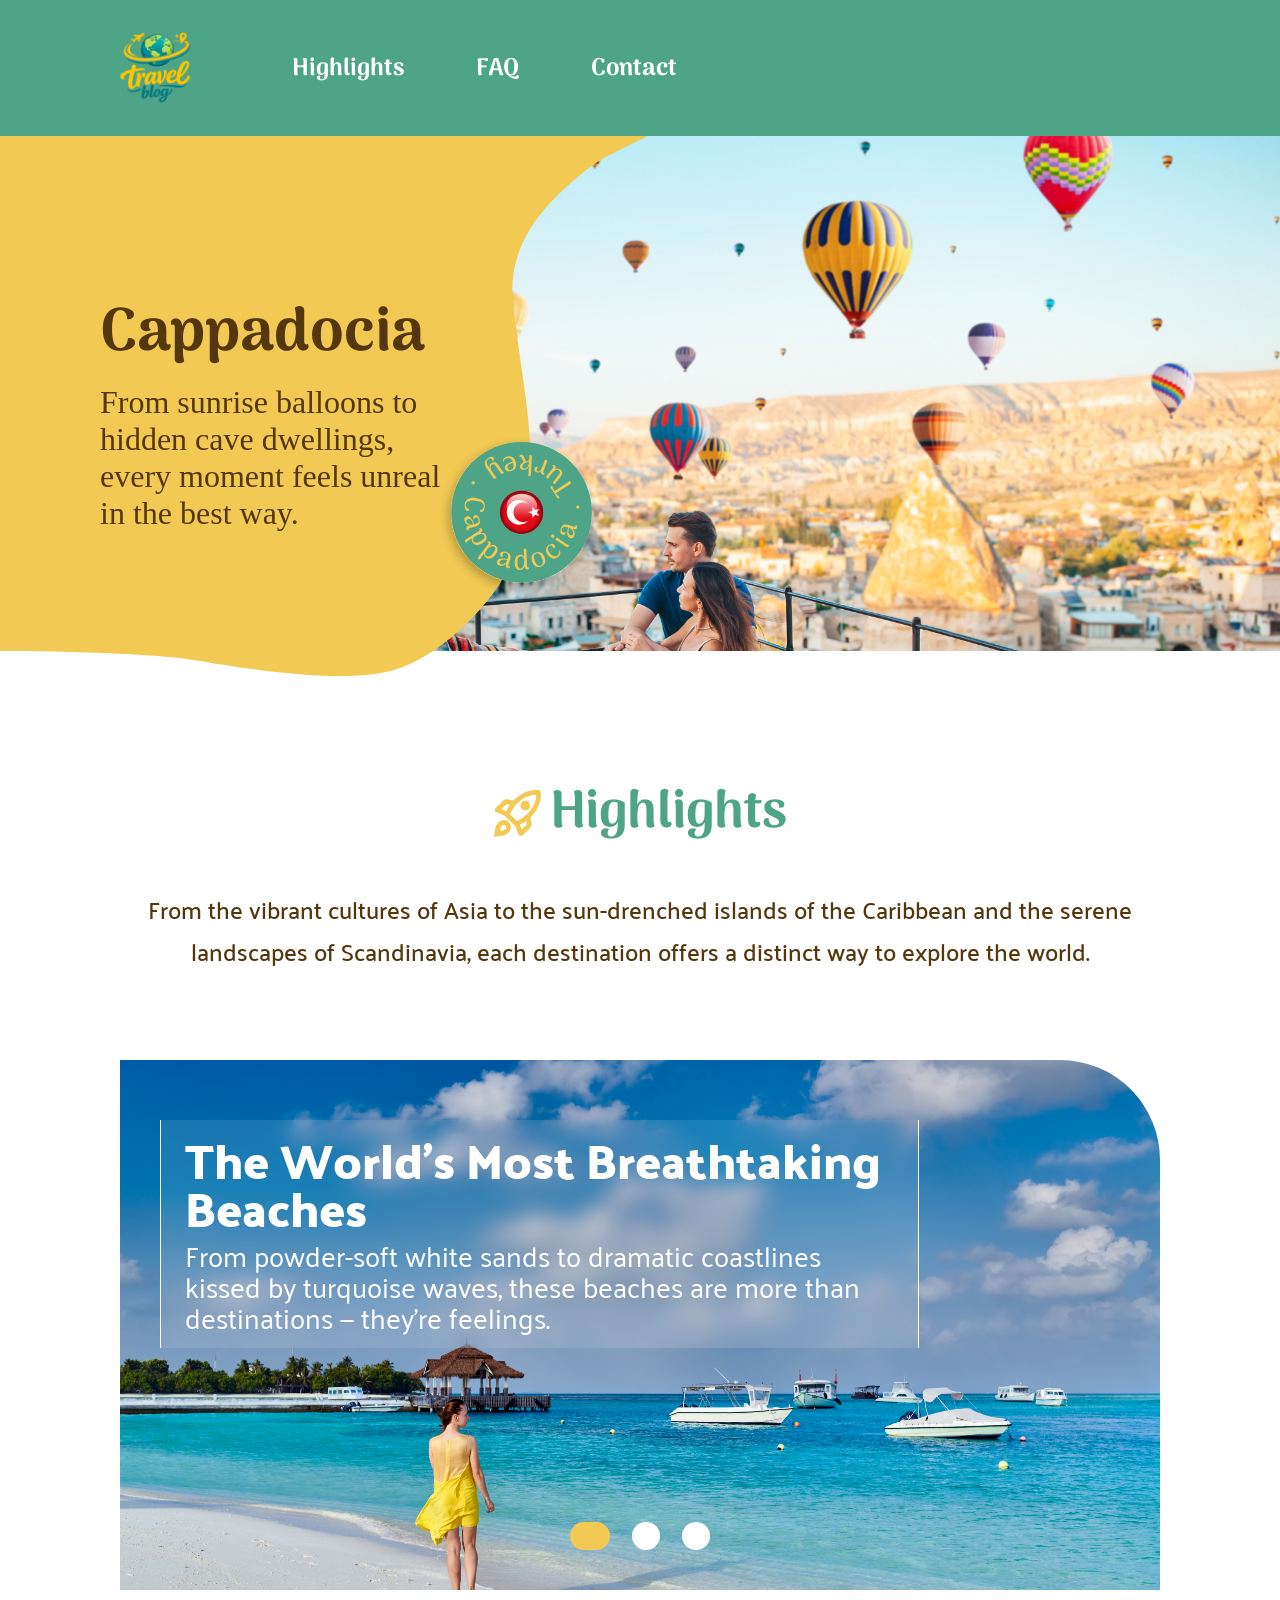
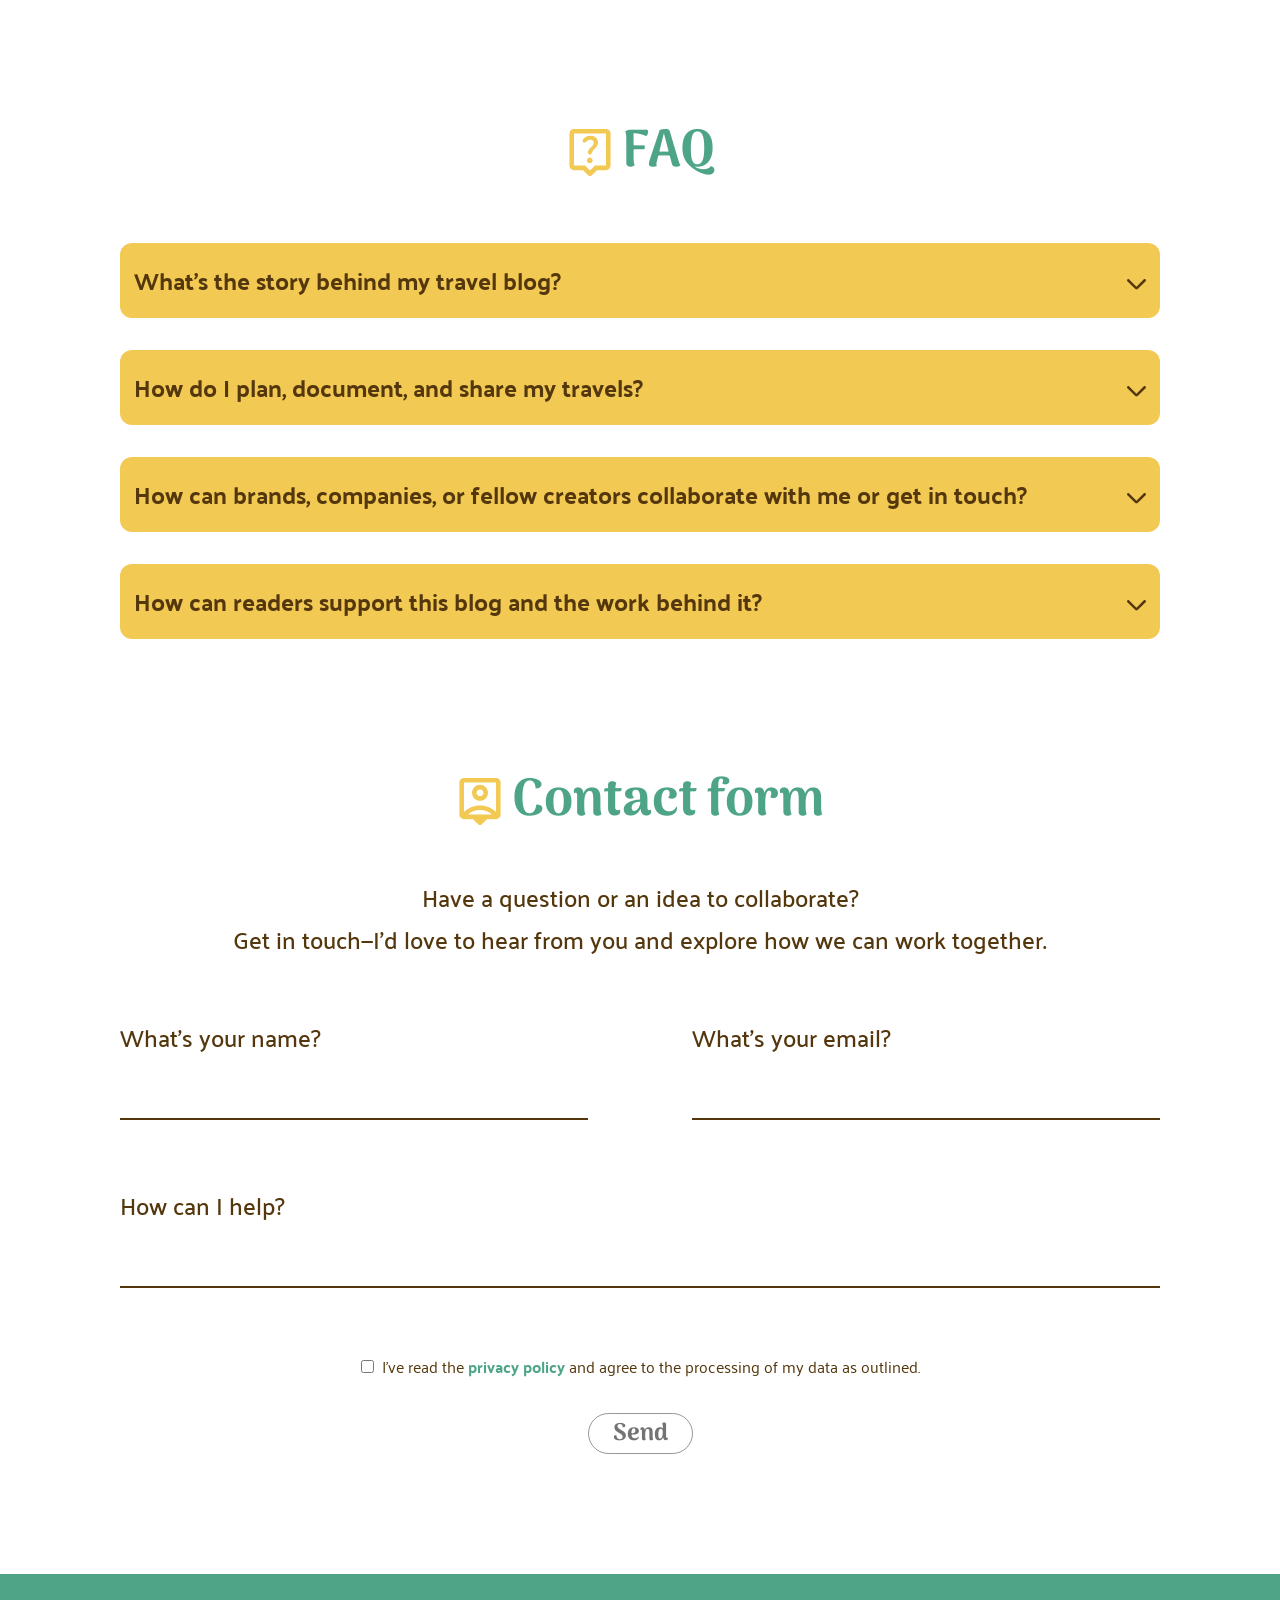
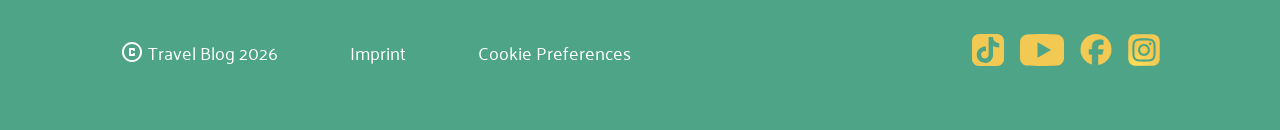
<file: index.html>
<!DOCTYPE html>
<html lang="en">

<head>
    <meta charset="UTF-8">
    <meta name="viewport" content="width=device-width, initial-scale=1.0">
    <title>Travel Blog</title>

    <link rel="stylesheet" href="style.css">
    <link rel="stylesheet" href="style_header_and_footer.css">
    <link rel="stylesheet" href="style_menu_bar.css">
    <link rel="stylesheet" href="style_home.css">

    <link rel="icon" type="image/x-icon" href="./assets/icons/logo.svg">
</head>

<body>
    <main>
        <header class="primary-green-background">
            <a class="blog-logo" href="./index.html">
                <img src="./assets/icons/logo.svg"
                    alt="Das Logo des Travel Blog - die Erdkugel, die von einem Flugzeug gegen der Uhrzeigersinn umkreist wird.">
            </a>

            <nav>
                <ul>
                    <li>
                        <a href="#highlights">Highlights</a>
                    </li>
                    <li>
                        <a href="#faq">FAQ</a>
                    </li>
                    <li>
                        <a href="#contact">Contact</a>
                    </li>
                </ul>
            </nav>
        </header>

        <section class="home-hero">
            <div class="hero-content">
                <div class="hero-title">
                    <h2>Cappadocia</h2>
                    <p>From sunrise balloons to hidden cave dwellings, every moment feels unreal in the best way.</p>
                </div>
                <picture>
                    <source media="(max-width: 800px)" srcset="./assets/svg/hero-left-vector-mobile.svg">
                    <img class="hero-vector" src="./assets/svg/hero-left-vector.svg" alt="">
                </picture>
                <img class="cappadonia-circle" src="./assets/svg/cappadonia-turkey-circle.svg" alt="">
            </div>
        </section>

        <section id="highlights" class="vertical-section highlights-section">
            <div class="section-title">
                <div class="section-title-headline">
                    <img src="./assets/icons/rocket_launch_yellow.svg" alt="Eine abhebende gelbe Rakete.">
                    <h2>Highlights</h2>
                </div>

                <p>From the vibrant cultures of Asia to the sun-drenched islands of the Caribbean and the serene
                    landscapes of Scandinavia, each destination offers a distinct way to explore the world. </p>
            </div>

            <div class="highlights-carousel">
                <input type="radio" name="highlights-slider-radio" value="carousel" checked>
                <input type="radio" name="highlights-slider-radio" value="video">
                <input type="radio" name="highlights-slider-radio" value="graph">

                <div class="highlights-slider-wrapper">
                    <a class="highlights-slider-element beaches-slide" href="./article01Carousel.html">
                        <div class="highlights-slider-element-textbox">
                            <h3>The World’s Most Breathtaking Beaches</h3>
                            <p>From powder-soft white sands to dramatic coastlines kissed by turquoise waves, these
                                beaches are more than destinations — they’re feelings.</p>
                        </div>
                    </a>

                    <a class="highlights-slider-element copenhagen-slide" href="./page_3.html">
                        <div class="highlights-slider-element-textbox">
                            <h3>Copenhagen in 3 Days: Big Experiences, Smart Spending</h3>
                            <p>Discover Copenhagen, where historic charm meets modern design, vibrant cycling culture
                                and waterfront living.</p>
                        </div>
                    </a>

                    <a class="highlights-slider-element pattaya-slide" href="./graph.html">
                        <div class="highlights-slider-element-textbox">
                            <h3>Pattaya Pulse:</h3>
                            <h3>Food, Sun and Neon Nights</h3>
                            <p>From powder-soft white sands to dramatic coastlines kissed by turquoise waves, these
                                beaches are more than destinations — they’re feelings.</p>
                        </div>
                    </a>
                </div>
            </div>
        </section>

        <section id="faq" class="vertical-section faq-section">
            <div class="section-title-headline">
                <img src="./assets/icons/live_help_yellow.svg" alt="A yellow question mark.">
                <h2>FAQ</h2>
            </div>

            <div class="details-panel">
                <details>
                    <summary>What’s the story behind my travel blog?</summary>
                    <p>Lorem ipsum dolor sit amet, consectetur adipisicing elit. Enim esse, accusamus deserunt, aliquid
                        facere expedita aperiam nihil, culpa ratione sunt rerum aspernatur veritatis vitae eveniet in
                        suscipit ea velit officia?</p>
                </details>
                <details>
                    <summary>How do I plan, document, and share my travels?</summary>
                    <p>Lorem ipsum dolor sit amet, consectetur adipisicing elit. Enim esse, accusamus deserunt, aliquid
                        facere expedita aperiam nihil, culpa ratione sunt rerum aspernatur veritatis vitae eveniet in
                        suscipit ea velit officia?</p>
                </details>
                <details>
                    <summary>How can brands, companies, or fellow creators collaborate with me or get in touch?
                    </summary>
                    <p>Lorem ipsum dolor sit amet, consectetur adipisicing elit. Enim esse, accusamus deserunt, aliquid
                        facere expedita aperiam nihil, culpa ratione sunt rerum aspernatur veritatis vitae eveniet in
                        suscipit ea velit officia?</p>
                </details>
                <details>
                    <summary>How can readers support this blog and the work behind it?</summary>
                    <p>Lorem ipsum dolor sit amet, consectetur adipisicing elit. Enim esse, accusamus deserunt, aliquid
                        facere expedita aperiam nihil, culpa ratione sunt rerum aspernatur veritatis vitae eveniet in
                        suscipit ea velit officia?</p>
                </details>
            </div>
        </section>

        <section id="contact" class="vertical-section contact-section">
            <div class="section-title">
                <div class="section-title-headline">
                    <img src="./assets/icons/person_pin_yellow.svg" alt="A yellow silhouette of a person.">
                    <h2>Contact form</h2>
                </div>

                <div class="contact-form-title-text">
                    <p>Have a question or an idea to collaborate?</p>
                    <p>Get in touch—I’d love to hear from you and explore how we can work together.</p>
                </div>
            </div>

            <div class="contact-form">
                <div class="contact-input-fields-row">
                    <div class="input-field input-field-half-width">
                        <p>What's your name?</p>
                        <hr>
                    </div>
                    <div class="input-field input-field-half-width">
                        <p>What's your email?</p>
                        <hr>
                    </div>
                </div>
                <div class="contact-input-fields-row">
                    <div class="input-field input-field-whole-width">
                        <p>How can I help?</p>
                        <hr>
                    </div>
                </div>

                <div class="contact-acception">
                    <div class="acception-checkbox">
                        <input type="checkbox">
                        <p>
                            I've read the <strong class="strong-green">privacy policy</strong> and agree to the
                            processing of my data as
                            outlined.
                        </p>
                    </div>

                    <button class="send-contact-form-button">Send</button>
                </div>
            </div>
        </section>
    </main>

    <footer class="primary-green-background">
        <div class="footer-panel">
            <div class="meta-informations">
                <ul>
                    <li>
                        <figure>
                            <img src="./assets/icons/copyright.svg" alt="Das Copyright-Logo">
                            <p>Travel Blog 2026</p>
                        </figure>
                    </li>
                    <li>
                        <p>Imprint</p>
                    </li>
                    <li>
                        <p>Cookie Preferences</p>
                    </li>
                </ul>
            </div>

            <div class="social-media-icons">
                <ul>
                    <li>
                        <a href="https://www.tiktok.com/" target="_blank">
                            <img class="social-media-icon-rectangular" src="./assets/icons/tiktok.svg"
                                alt="Das TikTok-Logo.">
                        </a>
                    </li>
                    <li>
                        <a href="https://www.youtube.com/" target="_blank">
                            <img class="youtube-icon" src="./assets/icons/youtube.svg" alt="Das YouTube-Logo.">
                        </a>
                    </li>
                    <li>
                        <a href="https://www.facebook.com/" target="_blank">
                            <img class="social-media-icon-rectangular" src="./assets/icons/facebook.svg"
                                alt="Das Facebook-Logo.">
                        </a>
                    </li>
                    <li>
                        <a href="https://www.instagram.com/" target="_blank">
                            <img class="social-media-icon-rectangular" src="./assets/icons/instagram.svg"
                                alt="Das Instagram-Logo.">
                        </a>
                    </li>
                </ul>
            </div>
        </div>
    </footer>

    <nav class="menu-bar yellow-background">
        <ul>
            <li>
                <a href="./index.html">
                    <img src="./assets/icons/home.svg" alt="Das Home-Symbol - der Umriss eines Hauses.">
                </a>

            </li>
            <li>
                <a href="./index.html#highlights">
                    <img src="./assets/icons/rocket_launch.svg" alt="Das Symbol einer fliegenden Rakete..">
                </a>
            </li>
            <li>
                <a href="./index.html#faq">
                    <img src="./assets/icons/live_help.svg"
                        alt="Das Symbol zur Live-Hilfe - ein Fragezeichen in einer Sprechblase mit abgerundeten Ecken.">
                </a>
            </li>
            <li>
                <a href="./index.html#contact">
                    <img src="./assets/icons/person_pin.svg"
                        alt="Das Person-Symbol - die Silhouette einer Person in einer Sprechblase mit abgerundeten Ecken.">
                </a>
            </li>
        </ul>
    </nav>

</body>

</html>
</file>
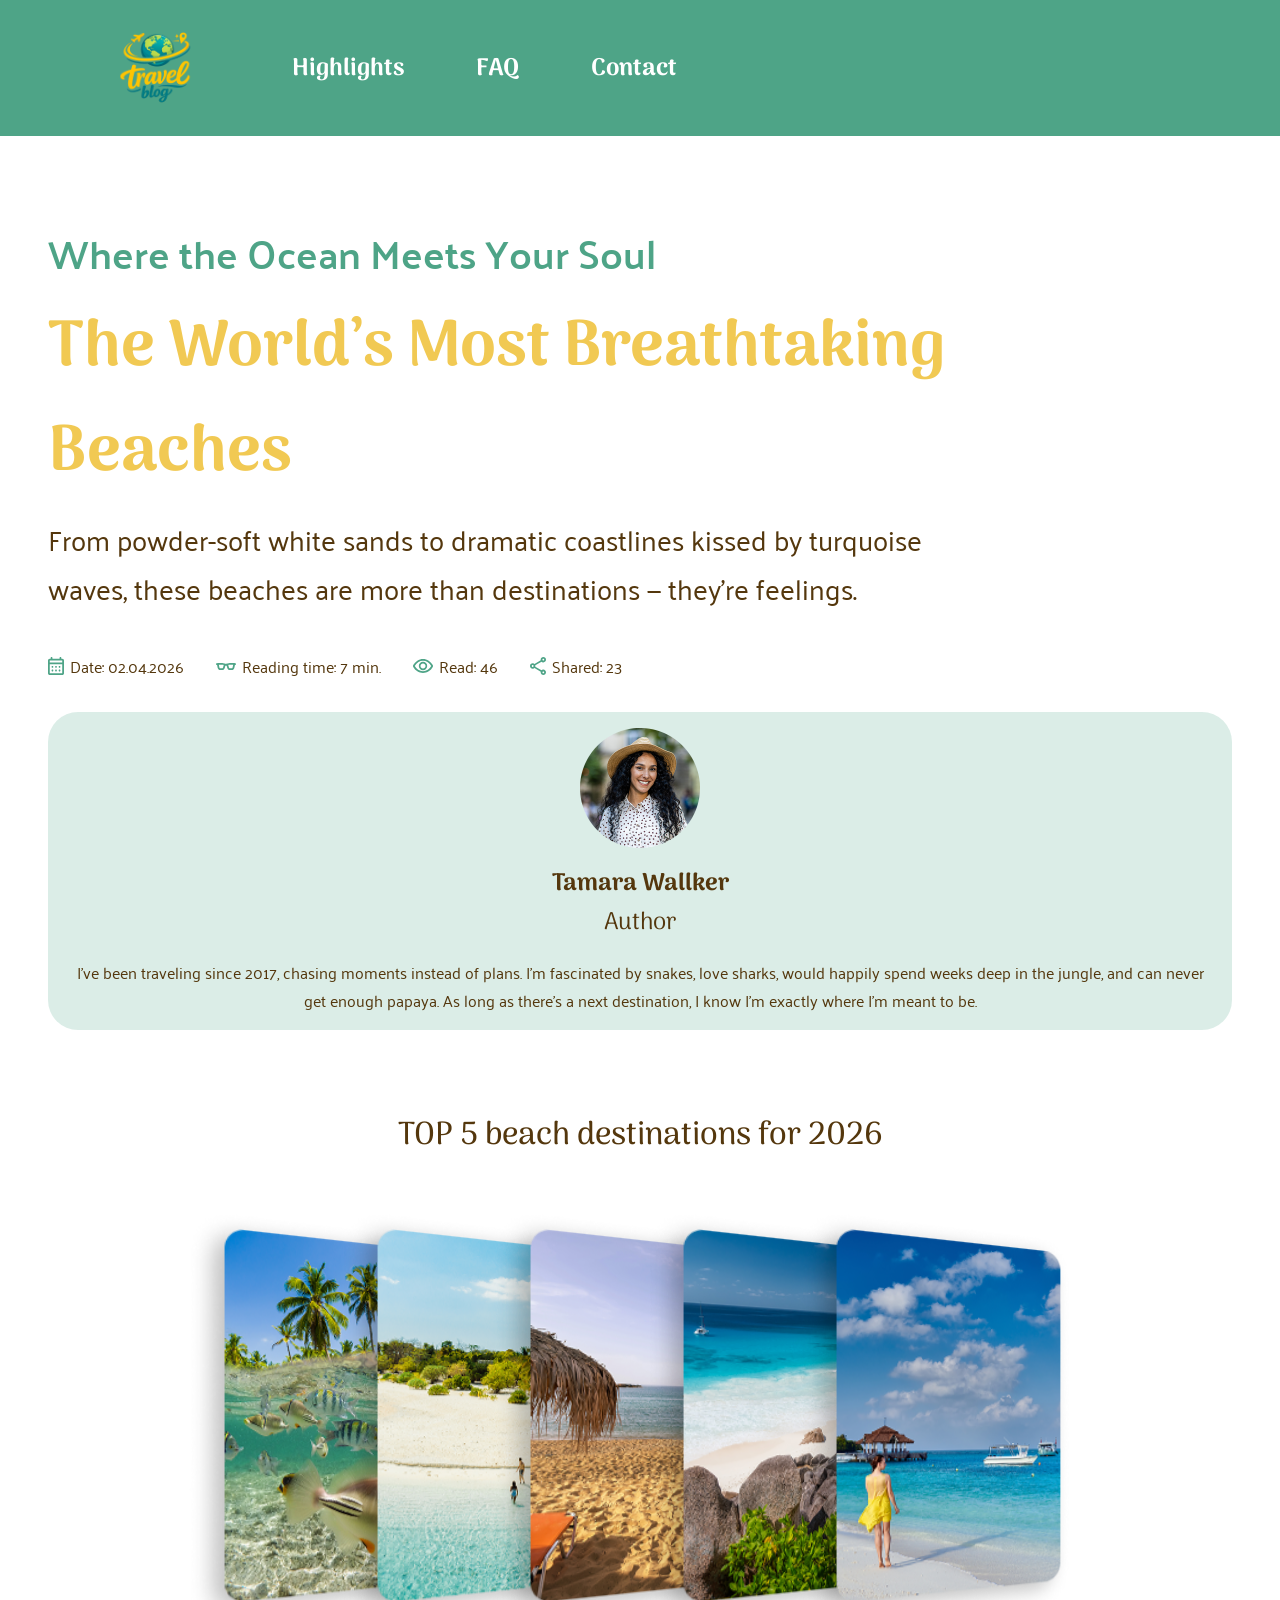
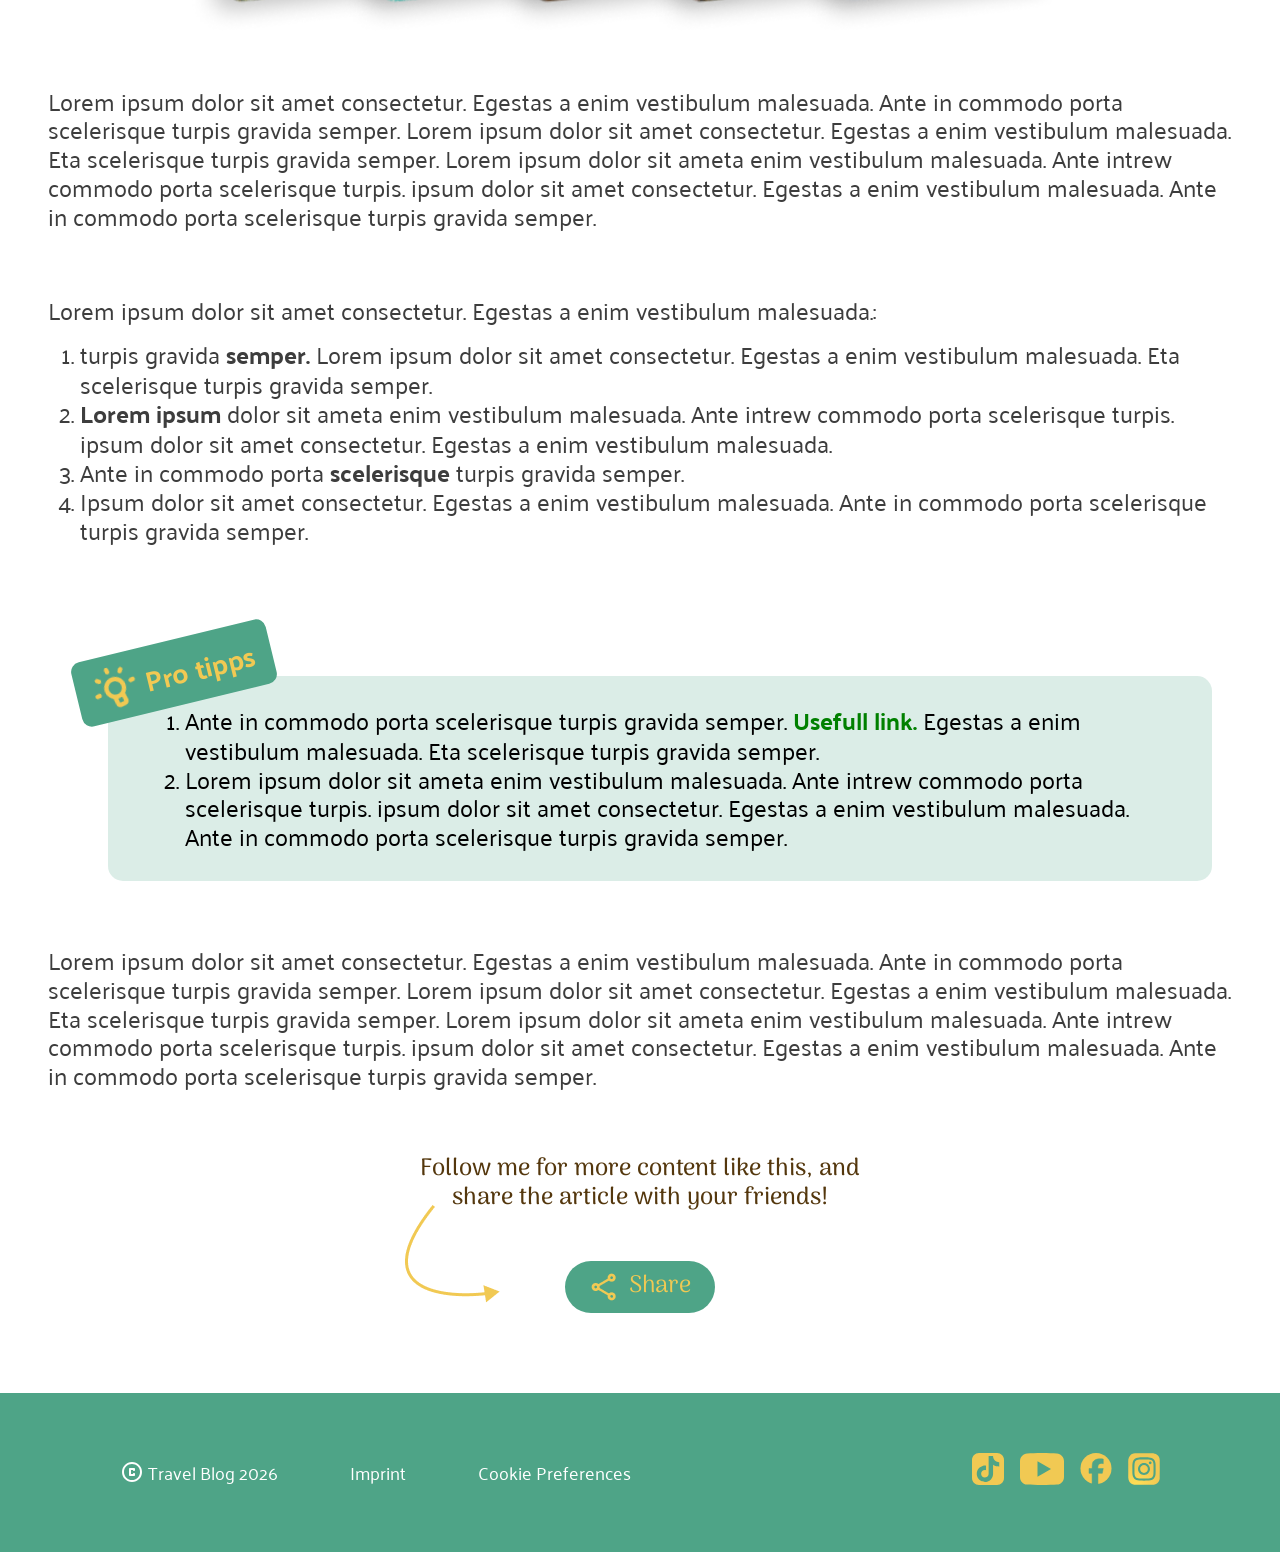
<file: article01Carousel.html>
<!DOCTYPE html>
<html lang="en">

<head>
    <meta charset="UTF-8">
    <meta name="viewport" content="width=device-width, initial-scale=1.0">
    <title>The World’s Most Breathtaking Beaches</title>

    <link rel="stylesheet" href="style.css">
    <link rel="stylesheet" href="style_header_and_footer.css">
    <link rel="stylesheet" href="style_profilanzeige.css">
    <link rel="stylesheet" href="style_protip.css">
    <link rel="stylesheet" href="style_share_button.css">
    <link rel="stylesheet" href="style_article01_Carousel.css">
    <link rel="stylesheet" href="style_menu_bar.css">
    <link rel="stylesheet" href="style_partical_carousel.css">

    <link rel="icon" type="image/x-icon" href="./assets/icons/logo.svg">
</head>

<body>

    <header class="primary-green-background">
        <a class="blog-logo" href="./index.html">
            <img src="./assets/icons/logo.svg"
                alt="Das Logo des Travel Blog - die Erdkugel, die von einem Flugzeug gegen der Uhrzeigersinn umkreist wird.">
        </a>

        <nav>
            <ul>
                <li>
                    <a href="./index.html#highlights">Highlights</a>
                </li>
                <li>
                    <a href="./index.html#faq">FAQ</a>
                </li>
                <li>
                    <a href="./index.html#contact">Contact</a>
                </li>
            </ul>
        </nav>
    </header>


    <main class="main-content">

        <section class="content-section article-intro">
            <div class="article-title">
                <div class="title-text">
                    <p class="subtitle">Where the Ocean Meets Your Soul</p>
                    <h1>The World’s Most Breathtaking Beaches</h1>
                    <p class="intro-text">From powder-soft white sands to dramatic coastlines kissed by
                        turquoise waves, these beaches are more than destinations —
                        they’re feelings.</p>
                </div>

                <div class="article-info">
                    <div class="info-item">
                        <img src="./assets/icons/calendar.svg" alt="">
                        <span>Date: <time datetime="2026-04-02">02.04.2026</time></span>
                    </div>
                    <div class="info-item">
                        <img src="./assets/icons/reading-time.svg" alt="">
                        <span>Reading time: 7 min.</span>
                    </div>
                    <div class="info-item">
                        <img src="./assets/icons/views.svg" alt="">
                        <span>Read: 46</span>
                    </div>
                    <div class="info-item">
                        <img src="./assets/icons/share-green.svg" alt="">
                        <span>Shared: 23</span>
                    </div>
                </div>
            </div>


            <aside class="author-card">
                <img class="avatar" src="./assets/img/avatar.png" alt="Portrait of Tamara Wallker">
                <div class="author-name-box">
                    <p class="author-name">Tamara Wallker</p>
                    <p class="author-role">Author</p>
                </div>
                <p class="author-text">I’ve been traveling since 2017, chasing moments instead of plans. I’m fascinated
                    by snakes, love sharks, would happily spend weeks deep in the jungle, and can never get enough
                    papaya. As long as there’s a next destination, I know I’m exactly where I’m meant to be.</p>
            </aside>
        </section>

        <section class="carousel-section">
            <h2 class="carousel-heading">
                TOP 5 beach destinations for 2026
            </h2>
            <div class="slider_b">
                <img id="beach-1" class="slider_b_element" src="assets/img/caro_1.png" alt="Palm beach">
                <img id="beach-2" class="slider_b_element" src="assets/img/caro_2.png" alt="Palm club">
                <img id="beach-3" class="slider_b_element" src="assets/img/caro_3.png" alt="Palm Sea">
                <img id="beach-4" class="slider_b_element" src="assets/img/caro_4.png" alt="Palm sandy">
                <img id="beach-5" class="slider_b_element" src="assets/img/caro_5.png" alt="Palm windy">
            </div>
            <div class="carousel-dots" role="group" aria-label="Choose beach destination">

                <a href="#beach-1" class="carousel-dot is-active" aria-label="Show beach 1"></a>

                <a href="#beach-2" class="carousel-dot" aria-label="Show beach 2"></a>

                <a href="#beach-3" class="carousel-dot" aria-label="Show beach 3"></a>

                <a href="#beach-4" class="carousel-dot" aria-label="Show beach 4"></a>

                <a href="#beach-5" class="carousel-dot" aria-label="Show beach 5"></a>

            </div>
        </section>

        <section class="text_section">
            <p>Lorem ipsum dolor sit amet consectetur. Egestas a enim vestibulum malesuada. Ante in commodo porta
                scelerisque turpis gravida semper. Lorem ipsum dolor sit amet consectetur. Egestas a enim vestibulum
                malesuada. Eta scelerisque turpis gravida semper. Lorem ipsum dolor sit ameta enim vestibulum malesuada.
                Ante intrew commodo porta scelerisque turpis. ipsum dolor sit amet consectetur. Egestas a enim
                vestibulum
                malesuada. Ante in commodo porta scelerisque turpis gravida semper.</p>
        </section>

        <section class="text_numbered_section">
            <p>Lorem ipsum dolor sit amet consectetur. Egestas a enim vestibulum malesuada.:</p>
            <ol>
                <li>
                    turpis gravida <strong>semper.</strong> Lorem ipsum dolor sit amet consectetur. Egestas a enim
                    vestibulum malesuada.
                    Eta
                    scelerisque turpis gravida semper.
                </li>
                <li>
                    <strong>Lorem ipsum</strong> dolor sit ameta enim vestibulum malesuada. Ante intrew commodo porta
                    scelerisque turpis.
                    ipsum
                    dolor sit amet consectetur. Egestas a enim vestibulum malesuada.
                </li>
                <li>
                    Ante in commodo porta <strong>scelerisque</strong> turpis gravida semper.
                </li>
                <li>
                    Ipsum dolor sit amet consectetur. Egestas a enim vestibulum malesuada. Ante in commodo porta
                    scelerisque
                    turpis gravida semper.
                </li>
            </ol>
        </section>

        <!-- PRO TIPS START -->

        <div class="tip_feature">
            <div class="icon-tip">
                <img src="./assets/img/light_bulb.png" alt="Icon of a light buble">
                <p>Pro tipps</p>
            </div>
            <section class="ordered_list">
                <ol class="pro_text">
                    <li>Ante in commodo porta scelerisque turpis gravida semper. <a href="https://google.com">Usefull
                            link.</a>
                        Egestas a enim vestibulum malesuada. Eta scelerisque turpis gravida semper.</li>

                    <li>Lorem ipsum dolor sit ameta enim vestibulum malesuada. Ante intrew commodo porta scelerisque
                        turpis.
                        ipsum dolor sit amet consectetur. Egestas a enim vestibulum malesuada. Ante in commodo porta
                        scelerisque turpis gravida semper. </li>
                </ol>
            </section>
        </div>

        <section class="text_section">
            <p>Lorem ipsum dolor sit amet consectetur. Egestas a enim vestibulum malesuada. Ante in commodo porta
                scelerisque turpis gravida semper. Lorem ipsum dolor sit amet consectetur. Egestas a enim vestibulum
                malesuada. Eta scelerisque turpis gravida semper. Lorem ipsum dolor sit ameta enim vestibulum malesuada.
                Ante intrew commodo porta scelerisque turpis. ipsum dolor sit amet consectetur. Egestas a enim
                vestibulum
                malesuada. Ante in commodo porta scelerisque turpis gravida semper.</p>
        </section>

        <div class="share-button-panel">
            <p>Follow me for more content like this, and share the article with your friends!</p>

            <img class="share-button-arrow-web" src="./assets/img/vector_arrow.png" alt="Vektor Pfeil">
            <img class="share-button-arrow-mobile" src="./assets/img/arrow.png" alt="Krummer Pfeil">

            <div class="share-button">
                <img src="./assets/img/frame_button.png" alt="Frame Button">
                <a href="https://www.LinkedIn.com/" target="_blank">Share</a>
            </div>
        </div>

    </main>


    <footer class="primary-green-background">
        <div class="footer-panel">
            <div class="meta-informations">
                <ul>
                    <li class="copyright-li">
                        <figure>
                            <img src="./assets/icons/copyright.svg" alt="Das Copyright-Logo">
                            <p>Travel Blog 2026</p>
                        </figure>
                    </li>
                    <li>
                        <p>Imprint</p>
                    </li>
                    <li>
                        <p>Cookie Preferences</p>
                    </li>
                </ul>
            </div>

            <div class="social-media-icons">
                <ul>
                    <li>
                        <a href="https://www.tiktok.com/" target="_blank">
                            <img class="social-media-icon-rectangular" src="./assets/icons/tiktok.svg"
                                alt="Das TikTok-Logo.">
                        </a>
                    </li>
                    <li>
                        <a href="https://www.youtube.com/" target="_blank">
                            <img class="youtube-icon" src="./assets/icons/youtube.svg" alt="Das YouTube-Logo.">
                        </a>
                    </li>
                    <li>
                        <a href="https://www.facebook.com/" target="_blank">
                            <img class="social-media-icon-rectangular" src="./assets/icons/facebook.svg"
                                alt="Das Facebook-Logo.">
                        </a>
                    </li>
                    <li>
                        <a href="https://www.instagram.com/" target="_blank">
                            <img class="social-media-icon-rectangular" src="./assets/icons/instagram.svg"
                                alt="Das Instagram-Logo.">
                        </a>
                    </li>
                </ul>
            </div>
        </div>
    </footer>

    <nav class="menu-bar yellow-background">
        <ul>
            <li>
                <a href="./index.html">
                    <img src="./assets/icons/home.svg" alt="Das Home-Symbol - der Umriss eines Hauses.">
                </a>

            </li>
            <li>
                <a href="./index.html#highlights">
                    <img src="./assets/icons/rocket_launch.svg" alt="Das Symbol einer fliegenden Rakete..">
                </a>
            </li>
            <li>
                <a href="./index.html#faq">
                    <img src="./assets/icons/live_help.svg"
                        alt="Das Symbol zur Live-Hilfe - ein Fragezeichen in einer Sprechblase mit abgerundeten Ecken.">
                </a>
            </li>
            <li>
                <a href="./index.html#contact">
                    <img src="./assets/icons/person_pin.svg"
                        alt="Das Person-Symbol - die Silhouette einer Person in einer Sprechblase mit abgerundeten Ecken.">
                </a>
            </li>
        </ul>
    </nav>

</body>

</html>
</file>
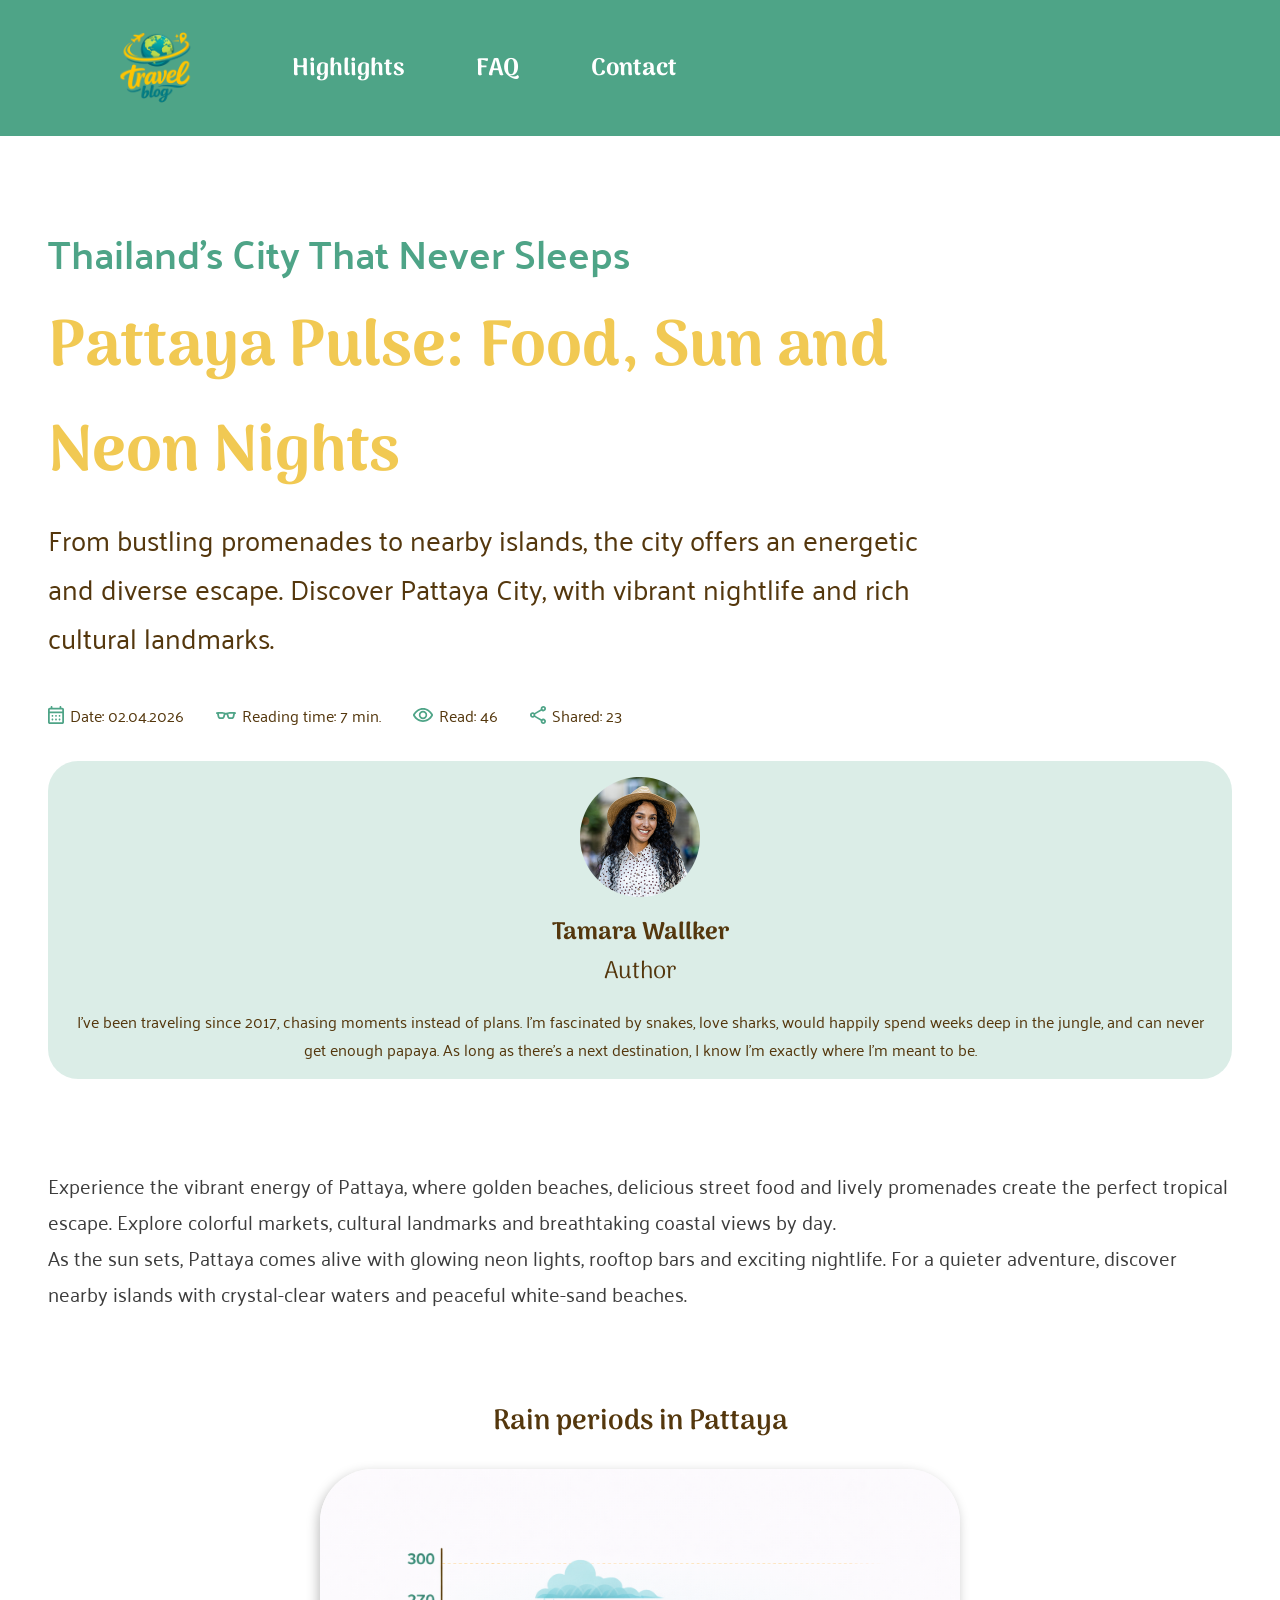
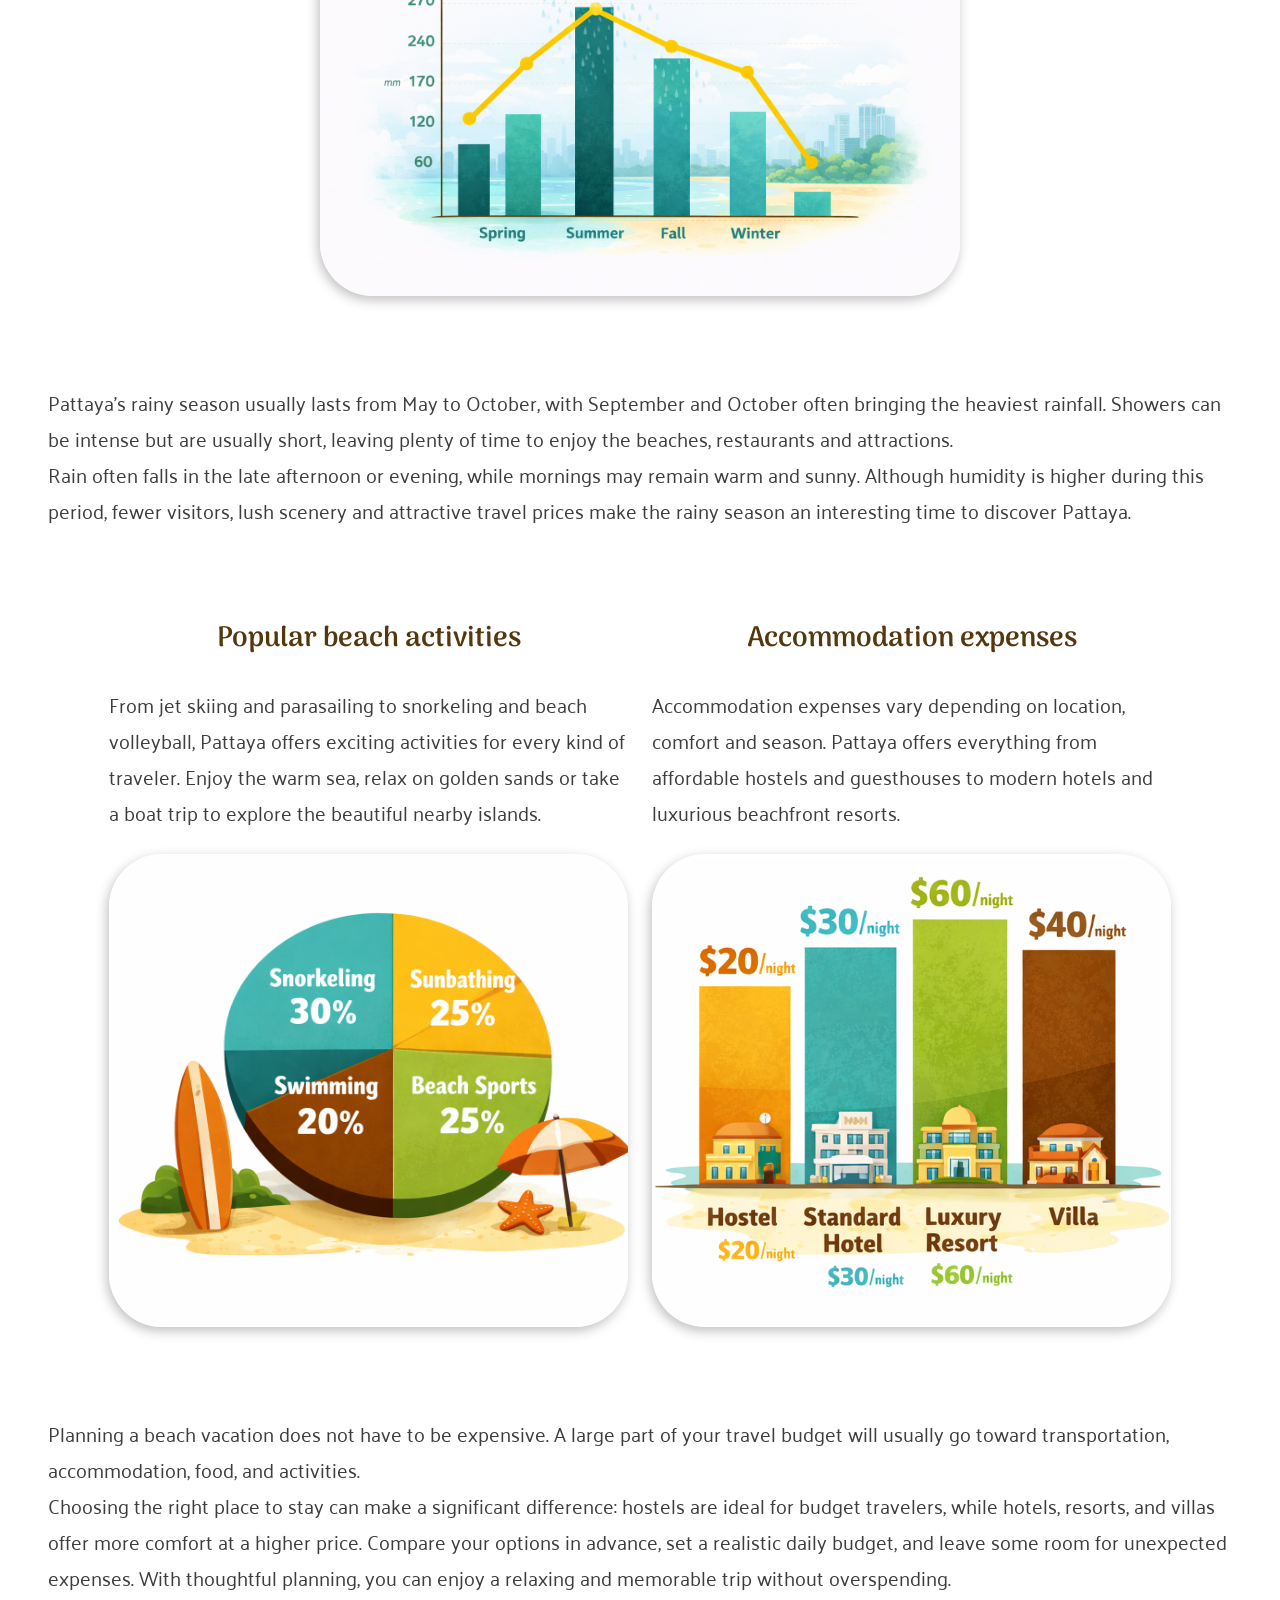
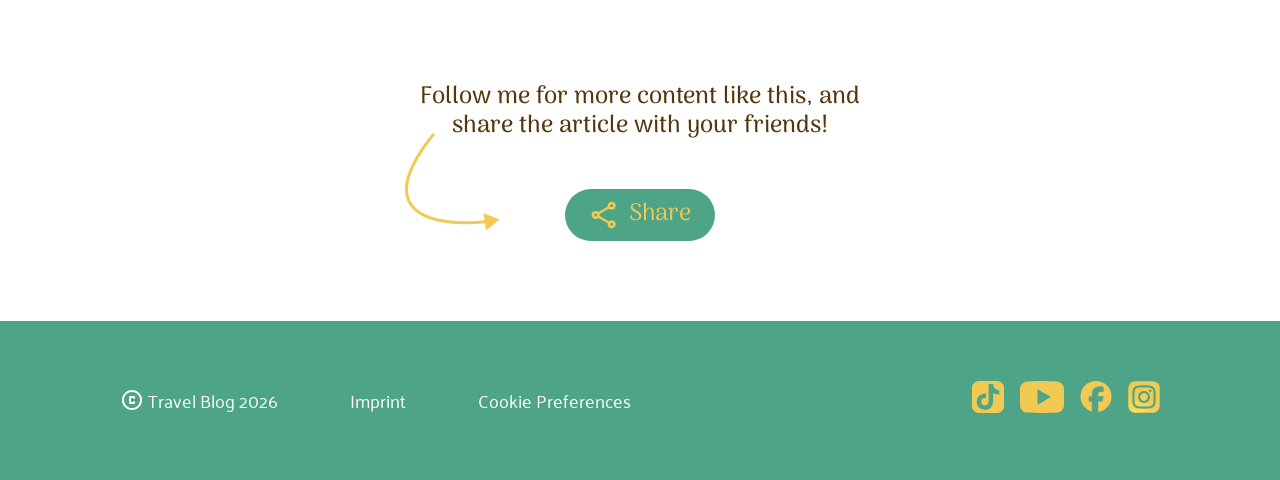
<file: graph.html>
<!DOCTYPE html>
<html lang="en">

<head>
    <meta charset="UTF-8">
    <meta name="viewport" content="width=device-width, initial-scale=1.0">
    <title>Pattaya Pulse: Food, Sun and Neon Nights</title>

    <link rel="stylesheet" href="style.css">
    <link rel="stylesheet" href="style_profilanzeige.css">
    <link rel="stylesheet" href="style_graph.css">
    <link rel="stylesheet" href="style_header_and_footer.css">
    <link rel="stylesheet" href="style_menu_bar.css">
    <link rel="stylesheet" href="style_share_button.css">

    <link rel="icon" type="image/x-icon" href="./assets/icons/logo.svg">
</head>


<body>


    <header class="primary-green-background">
        <a class="blog-logo" href="./index.html">
            <img src="./assets/icons/logo.svg"
                alt="Das Logo des Travel Blog - die Erdkugel, die von einem Flugzeug gegen der Uhrzeigersinn umkreist wird.">
        </a>
        <nav>
            <ul>
                <li>
                    <a href="./index.html#highlights">Highlights</a>
                </li>
                <li>
                    <a href="./index.html#faq">FAQ</a>
                </li>
                <li>
                    <a href="./index.html#contact">Contact</a>
                </li>
            </ul>
        </nav>
    </header>


    <main class="main-content">


        <section class="content-section article-intro">
            <div class="article-title">
                <div class="title-text">
                    <p class="subtitle">Thailand’s City That Never Sleeps</p>
                    <h1>Pattaya Pulse: Food, Sun and Neon Nights</h1>
                    <p class="intro-text">From bustling promenades to nearby islands, the city offers an energetic and
                        diverse escape. Discover Pattaya City, with vibrant nightlife and rich cultural landmarks.</p>
                </div>

                <div class="article-info">
                    <div class="info-row">
                        <div class="info-item">
                            <img src="./assets/icons/calendar.svg" alt="">
                            <span>Date: <time datetime="2026-04-02">02.04.2026</time></span>
                        </div>
                        <div class="info-item">
                            <img src="./assets/icons/reading-time.svg" alt="">
                            <span>Reading time: 7 min.</span>
                        </div>
                    </div>
                    <div class="info-row">
                        <div class="info-item">
                            <img src="./assets/icons/views.svg" alt="">
                            <span>Read: 46</span>
                        </div>
                        <div class="info-item">
                            <img src="./assets/icons/share-green.svg" alt="">
                            <span>Shared: 23</span>
                        </div>
                    </div>
                </div>
            </div>


            <aside class="author-card">
                <img class="avatar" src="./assets/img/avatar.png" alt="Portrait of Tamara Wallker">
                <div class="author-name-box">
                    <p class="author-name">Tamara Wallker</p>
                    <p class="author-role">Author</p>
                </div>
                <p class="author-text">I’ve been traveling since 2017, chasing moments instead of plans. I’m fascinated
                    by snakes, love sharks, would happily spend weeks deep in the jungle, and can never get enough
                    papaya. As long as there’s a next destination, I know I’m exactly where I’m meant to be.</p>
            </aside>


        </section>


        <div class="text-block">
            <p>Experience the vibrant energy of Pattaya, where golden beaches, delicious street food and lively
                promenades create the perfect tropical escape. Explore colorful markets, cultural landmarks and
                breathtaking coastal views by day.</p>
            <p>As the sun sets, Pattaya comes alive with glowing neon lights, rooftop bars and exciting nightlife. For
                a quieter adventure, discover nearby islands with crystal-clear waters and peaceful white-sand beaches.
            </p>
        </div>


        <section class="content-section chart-section">
            <h2>Rain periods in Pattaya</h2>
            <img class="chart" src="./assets/img/graph-rain-periods.png" alt="Chart of the rain periods in Pattaya">
        </section>


        <div class="text-block">
            <p>Pattaya’s rainy season usually lasts from May to October, with September and October often bringing the
                heaviest rainfall. Showers can be intense but are usually short, leaving plenty of time to enjoy the
                beaches, restaurants and attractions.</p>
            <p>Rain often falls in the late afternoon or evening, while mornings may remain warm and sunny. Although
                humidity is higher during this period, fewer visitors, lush scenery and attractive travel prices make
                the rainy season an interesting time to discover Pattaya.</p>
        </div>


        <section class="content-section two-columns">
            <div class="column">
                <h2>Popular beach activities</h2>
                <p>From jet skiing and parasailing to snorkeling and beach volleyball, Pattaya offers exciting
                    activities for every kind of traveler. Enjoy the warm sea, relax on golden sands or take a boat trip
                    to explore the beautiful nearby islands.</p>

                <img class="chart" src="./assets/img/graph-beach-activities.png"
                    alt="Pie chart of popular beach activities in Pattaya">
            </div>


            <div class="column">
                <h2>Accommodation expenses</h2>
                <p>Accommodation expenses vary depending on location, comfort and season. Pattaya offers everything from
                    affordable hostels and guesthouses to modern hotels and luxurious beachfront resorts.</p>
                <img class="chart" src="./assets/img/graph-accommodation.png"
                    alt="Bar chart of accommodation expenses per night in Pattaya">
            </div>
        </section>



        <div class="text-block">
            <p>Planning a beach vacation does not have to be expensive. A large part of your travel budget will usually
                go toward transportation, accommodation, food, and activities.</p>
            <p>Choosing the right place to stay can make a significant difference: hostels are ideal for budget
                travelers, while hotels, resorts, and villas offer more comfort at a higher price. Compare your options
                in advance, set a realistic daily budget, and leave some room for unexpected expenses. With thoughtful
                planning, you can enjoy a relaxing and memorable trip without overspending.</p>
        </div>

        <div class="share-button-panel">
            <p>Follow me for more content like this, and share the article with your friends!</p>

            <img class="share-button-arrow-web" src="./assets/img/vector_arrow.png" alt="Vektor Pfeil">
            <img class="share-button-arrow-mobile" src="./assets/img/arrow.png" alt="Krummer Pfeil">

            <div class="share-button">
                <img src="./assets/img/frame_button.png" alt="Frame Button">
                <a href="https://www.LinkedIn.com/" target="_blank">Share</a>
            </div>
        </div>

    </main>



    <footer class="primary-green-background">
        <div class="footer-panel">
            <div class="meta-informations">
                <ul>
                    <li class="copyright-li">
                        <figure>
                            <img src="./assets/icons/copyright.svg" alt="Das Copyright-Logo">
                            <p>Travel Blog 2026</p>
                        </figure>
                    </li>
                    <li>
                        <p>Imprint</p>
                    </li>
                    <li>
                        <p>Cookie Preferences</p>
                    </li>
                </ul>
            </div>

            <div class="social-media-icons">
                <ul>
                    <li>
                        <a href="https://www.tiktok.com/" target="_blank">
                            <img class="social-media-icon-rectangular" src="./assets/icons/tiktok.svg"
                                alt="Das TikTok-Logo.">
                        </a>
                    </li>
                    <li>
                        <a href="https://www.youtube.com/" target="_blank">
                            <img class="youtube-icon" src="./assets/icons/youtube.svg" alt="Das YouTube-Logo.">
                        </a>
                    </li>
                    <li>
                        <a href="https://www.facebook.com/" target="_blank">
                            <img class="social-media-icon-rectangular" src="./assets/icons/facebook.svg"
                                alt="Das Facebook-Logo.">
                        </a>
                    </li>
                    <li>
                        <a href="https://www.instagram.com/" target="_blank">
                            <img class="social-media-icon-rectangular" src="./assets/icons/instagram.svg"
                                alt="Das Instagram-Logo.">
                        </a>
                    </li>
                </ul>
            </div>
        </div>
    </footer>

    <nav class="menu-bar yellow-background">
        <ul>
            <li>
                <a href="./index.html">
                    <img src="./assets/icons/home.svg" alt="Das Home-Symbol - der Umriss eines Hauses.">
                </a>

            </li>
            <li>
                <a href="./index.html#highlights">
                    <img src="./assets/icons/rocket_launch.svg" alt="Das Symbol einer fliegenden Rakete..">
                </a>
            </li>
            <li>
                <a href="./index.html#faq">
                    <img src="./assets/icons/live_help.svg"
                        alt="Das Symbol zur Live-Hilfe - ein Fragezeichen in einer Sprechblase mit abgerundeten Ecken.">
                </a>
            </li>
            <li>
                <a href="./index.html#contact">
                    <img src="./assets/icons/person_pin.svg"
                        alt="Das Person-Symbol - die Silhouette einer Person in einer Sprechblase mit abgerundeten Ecken.">
                </a>
            </li>
        </ul>
    </nav>


</body>

</html>
</file>
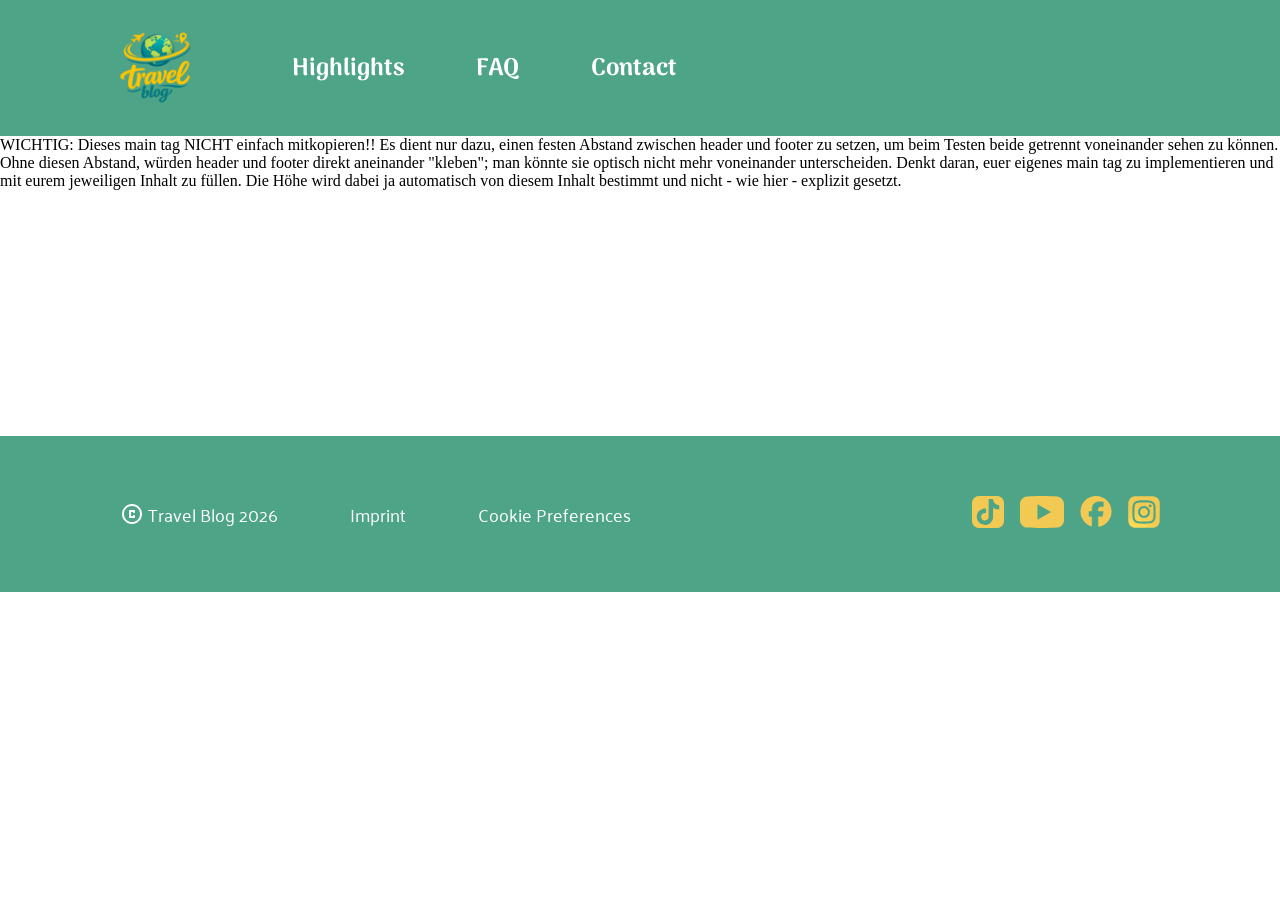
<file: header_and_footer.html>
<!DOCTYPE html>
<html lang="en">

<head>
    <meta charset="UTF-8">
    <meta name="viewport" content="width=device-width, initial-scale=1.0">
    <title>Document</title>
    <link rel="stylesheet" href="style.css">
    <link rel="stylesheet" href="style_header_and_footer.css">
</head>

<body>

    <header class="primary-green-background">
        <a class="blog-logo" href="./index.html">
            <img src="./assets/icons/logo.svg"
                alt="Das Logo des Travel Blog - die Erdkugel, die von einem Flugzeug gegen der Uhrzeigersinn umkreist wird.">
        </a>

        <nav>
            <ul>
                <li>
                    <a href="./index.html#highlights">Highlights</a>
                </li>
                <li>
                    <a href="./index.html#faq">FAQ</a>
                </li>
                <li>
                    <a href="./index.html#contact">Contact</a>
                </li>
            </ul>
        </nav>
    </header>

    <main style="height: 300px;">
        <p>
            WICHTIG: Dieses main tag NICHT einfach mitkopieren!!
            Es dient nur dazu, einen festen Abstand zwischen header und footer zu setzen,
            um beim Testen beide getrennt voneinander sehen zu können.
            Ohne diesen Abstand, würden header und footer direkt aneinander "kleben"; man könnte sie optisch
            nicht mehr voneinander unterscheiden.
            Denkt daran, euer eigenes main tag zu implementieren und mit eurem jeweiligen Inhalt
            zu füllen. Die Höhe wird dabei ja automatisch von diesem Inhalt bestimmt und nicht - wie
            hier - explizit gesetzt.
        </p>
    </main>

    <footer class="primary-green-background">
        <div class="footer-panel">
            <div class="meta-informations">
                <ul>
                    <li class="copyright-li">
                        <figure>
                            <img src="./assets/icons/copyright.svg" alt="Das Copyright-Logo">
                            <p>Travel Blog 2026</p>
                        </figure>
                    </li>
                    <li>
                        <p>Imprint</p>
                    </li>
                    <li>
                        <p>Cookie Preferences</p>
                    </li>
                </ul>
            </div>

            <div class="social-media-icons">
                <ul>
                    <li>
                        <a href="https://www.tiktok.com/" target="_blank">
                            <img class="social-media-icon-rectangular" src="./assets/icons/tiktok.svg"
                                alt="Das TikTok-Logo.">
                        </a>
                    </li>
                    <li>
                        <a href="https://www.youtube.com/" target="_blank">
                            <img class="youtube-icon" src="./assets/icons/youtube.svg" alt="Das YouTube-Logo.">
                        </a>
                    </li>
                    <li>
                        <a href="https://www.facebook.com/" target="_blank">
                            <img class="social-media-icon-rectangular" src="./assets/icons/facebook.svg"
                                alt="Das Facebook-Logo.">
                        </a>
                    </li>
                    <li>
                        <a href="https://www.instagram.com/" target="_blank">
                            <img class="social-media-icon-rectangular" src="./assets/icons/instagram.svg"
                                alt="Das Instagram-Logo.">
                        </a>
                    </li>
                </ul>
            </div>
        </div>
    </footer>

</body>

</html>
</file>
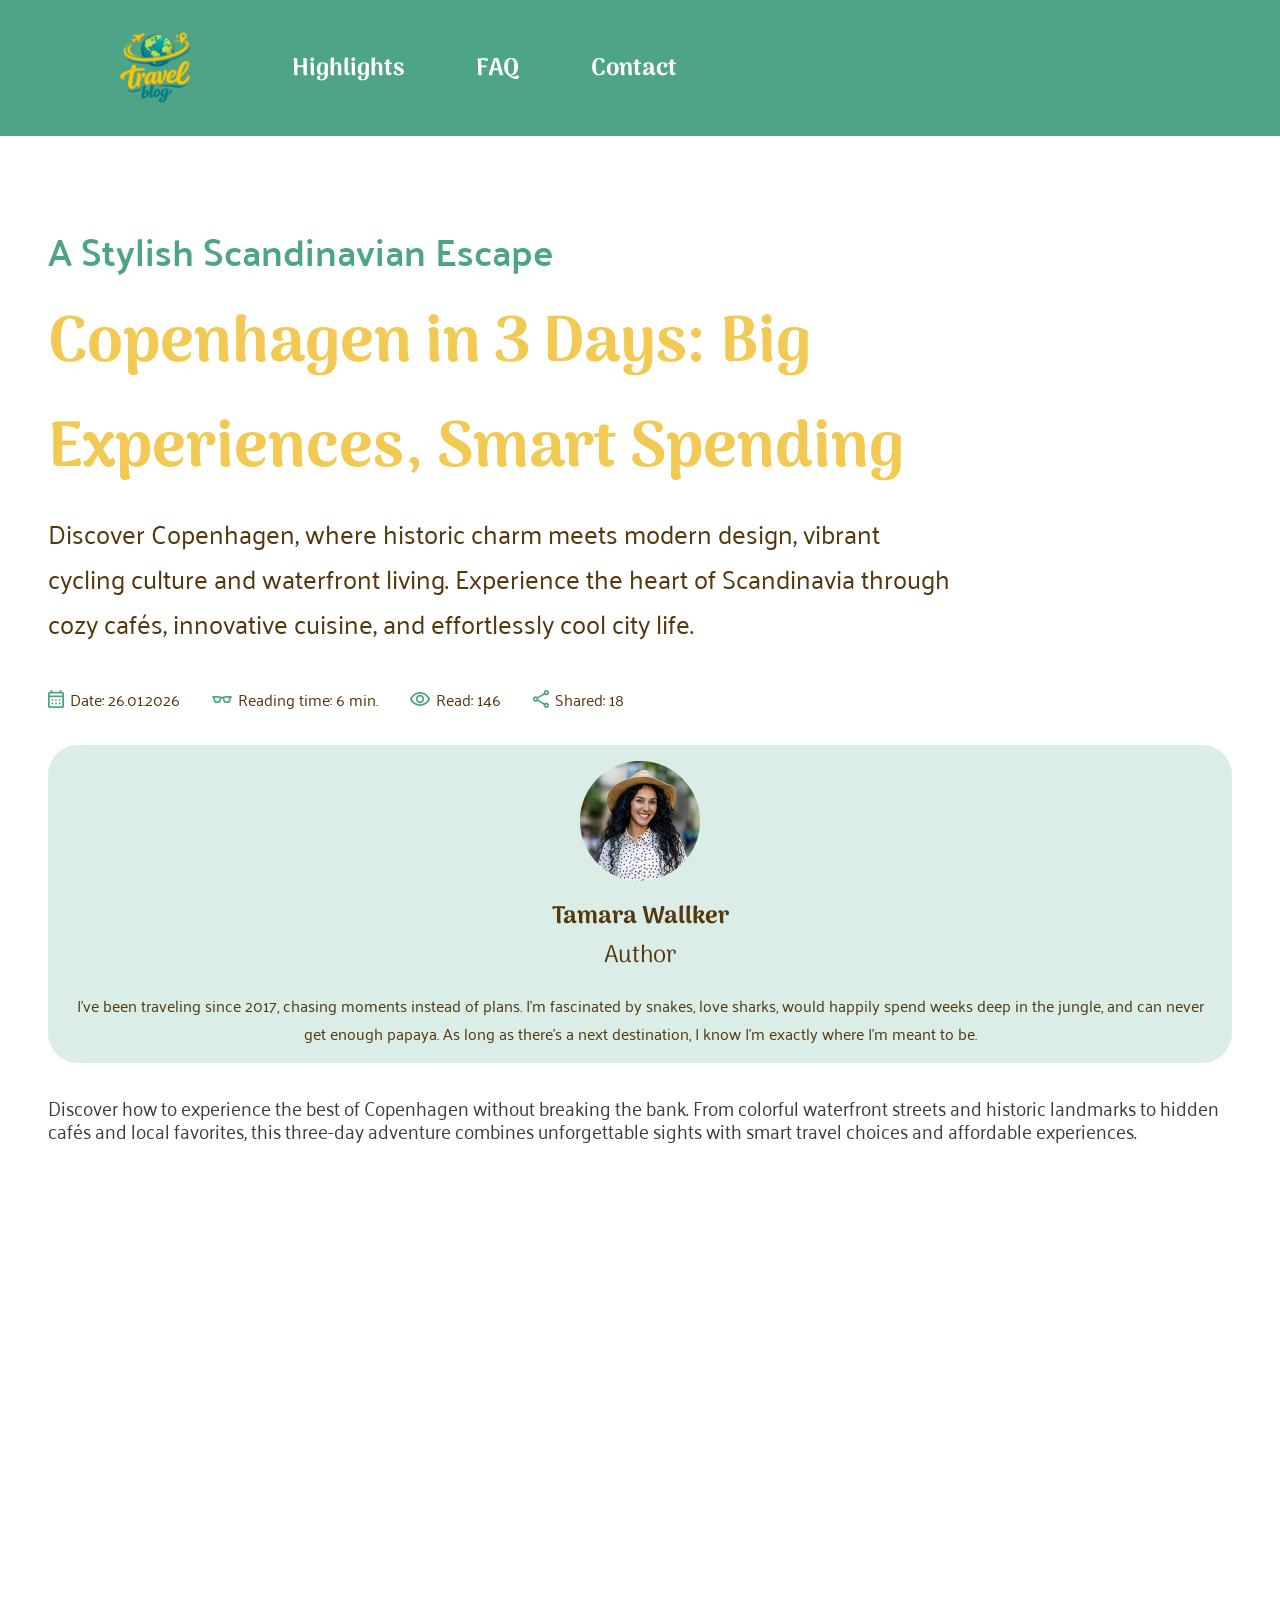
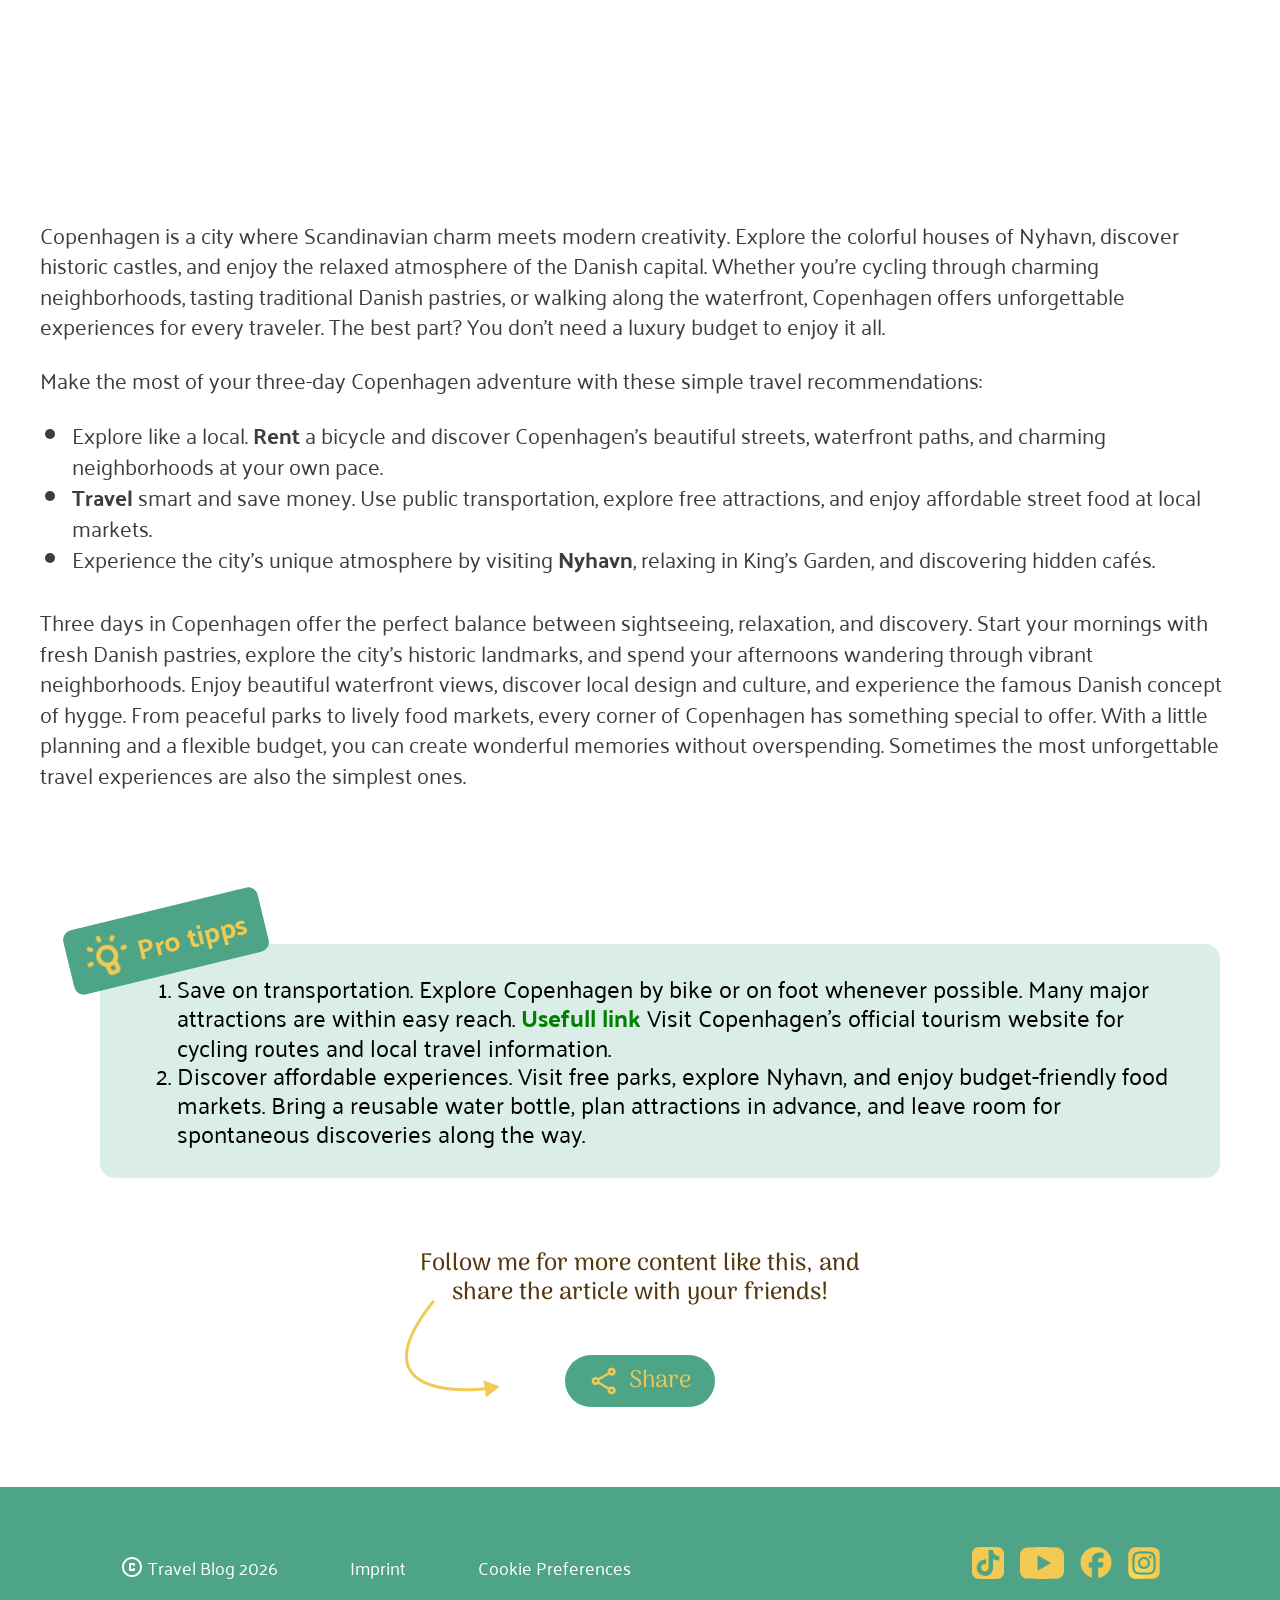
<file: page_3.html>
<!DOCTYPE html>
<html lang="en">

<head>
    <meta charset="UTF-8">
    <meta name="viewport" content="width=device-width, initial-scale=1.0">
    <title>Copenhagen in 3 Days: Big Experiences, Smart Spending</title>

    <link rel="stylesheet" href="style.css">
    <link rel="stylesheet" href="style_p3.css">
    <link rel="stylesheet" href="style_header_and_footer.css">
    <link rel="stylesheet" href="style_profilanzeige.css">
    <link rel="stylesheet" href="style_protip.css">
    <link rel="stylesheet" href="style_menu_bar.css">
    <link rel="stylesheet" href="style_share_button.css">

    <link rel="icon" type="image/x-icon" href="./assets/icons/logo.svg">
</head>

<body>
    <header class="primary-green-background">
        <a class="blog-logo" href="./index.html">
            <img src="./assets/icons/logo.svg"
                alt="Das Logo des Travel Blog - die Erdkugel, die von einem Flugzeug gegen der Uhrzeigersinn umkreist wird.">
        </a>
        <nav>
            <ul>
                <li>
                    <a href="./index.html#highlights">Highlights</a>
                </li>
                <li>
                    <a href="./index.html#faq">FAQ</a>
                </li>
                <li>
                    <a href="./index.html#contact">Contact</a>
                </li>
            </ul>
        </nav>
    </header>
    <main class="main-content">
        <section class="content-section article-intro article-intro-video">
            <div class="article-title">
                <div class="title-text">
                    <p class="subtitle">A Stylish Scandinavian Escape</p>
                    <h1>Copenhagen in 3 Days: Big Experiences, Smart Spending</h1>
                    <p class="intro-text">Discover Copenhagen, where historic charm meets modern design, vibrant cycling
                        culture and waterfront living. Experience the heart of Scandinavia through cozy cafés,
                        innovative cuisine, and effortlessly cool city life.</p>
                </div>
                <div class="article-info">
                    <div class="info-item">
                        <img src="./assets/icons/calendar.svg" alt="">
                        <span>Date: <time datetime="2026-04-02">26.01.2026</time></span>
                    </div>
                    <div class="info-item">
                        <img src="./assets/icons/reading-time.svg" alt="">
                        <span>Reading time: 6 min.</span>
                    </div>
                    <div class="info-item">
                        <img src="./assets/icons/views.svg" alt="">
                        <span>Read: 146</span>
                    </div>
                    <div class="info-item">
                        <img src="./assets/icons/share-green.svg" alt="">
                        <span>Shared: 18</span>
                    </div>
                </div>
            </div>
            <aside class="author-card">
                <img class="avatar" src="./assets/img/avatar.png" alt="Portrait of Tamara Wallker">
                <div class="author-name-box">
                    <p class="author-name">Tamara Wallker</p>
                    <p class="author-role">Author</p>
                </div>
                <p class="author-text">I’ve been traveling since 2017, chasing moments instead of plans. I’m fascinated
                    by snakes, love sharks, would happily spend weeks deep in the jungle, and can never get enough
                    papaya. As long as there’s a next destination, I know I’m exactly where I’m meant to be.</p>
            </aside>
            <p class="article-description">
                Discover how to experience the best of Copenhagen without breaking the bank. From colorful waterfront
                streets and historic landmarks to hidden cafés and local favorites, this three-day adventure combines
                unforgettable sights with smart travel choices and affordable experiences.
            </p>
        </section>
    </main>
    <section class="landing-section">
        <section id="video-container">
            <iframe width="100%" height="100%"
                src="https://www.youtube.com/embed/f5rZ6VYHAgo?si=PqXWGu7nBXv9npto&amp;controls=0"
                title="YouTube video player"
                allow="accelerometer; autoplay; clipboard-write; encrypted-media; gyroscope; picture-in-picture; web-share"
                referrerpolicy="strict-origin-when-cross-origin" allowfullscreen>
            </iframe>
        </section>
        <section class="introduce_reading">
            <p>
                Copenhagen is a city where Scandinavian charm meets modern creativity. Explore the colorful houses of
                Nyhavn, discover historic castles, and enjoy the relaxed atmosphere of the Danish capital. Whether
                you're cycling through charming neighborhoods, tasting traditional Danish pastries, or walking along the
                waterfront, Copenhagen offers unforgettable experiences for every traveler. The best part? You don't
                need a luxury budget to enjoy it all.
            </p>
            <div class="unsorted_list">
                <p>Make the most of your three-day Copenhagen adventure with these simple travel recommendations:</p>
                <ul>
                    <li>Explore like a local. <strong>Rent</strong> a bicycle and discover Copenhagen's beautiful
                        streets, waterfront paths, and charming neighborhoods at your own pace.
                    </li>
                    <li><strong>Travel</strong> smart and save money. Use public transportation, explore free
                        attractions, and enjoy affordable street food at local markets.
                    </li>
                    <li>
                        Experience the city's unique atmosphere by visiting <strong>Nyhavn</strong>, relaxing in King's
                        Garden, and discovering hidden cafés.
                    </li>
                </ul>
            </div>
            <p>
                Three days in Copenhagen offer the perfect balance between sightseeing, relaxation, and discovery. Start
                your mornings with fresh Danish pastries, explore the city's historic landmarks, and spend your
                afternoons wandering through vibrant neighborhoods. Enjoy beautiful waterfront views, discover local
                design and culture, and experience the famous Danish concept of hygge. From peaceful parks to lively
                food markets, every corner of Copenhagen has something special to offer. With a little planning and a
                flexible budget, you can create wonderful memories without overspending. Sometimes the most
                unforgettable travel experiences are also the simplest ones.
            </p>
        </section>
        <!-- PRO TIPS START -->

        <div class="tip_feature">
            <div class="icon-tip">
                <img src="assets/img/light_bulb.png" alt="Icon from a light bulb">
                <p>Pro tipps</p>
            </div>
            <section class="ordered_list">
                <ol class="pro_text">
                    <li>
                        Save on transportation. Explore Copenhagen by bike or on foot whenever possible. Many major
                        attractions are within easy reach. <a href="https://google.com">Usefull link</a> Visit
                        Copenhagen's official tourism website for cycling routes and local travel information.
                    </li>
                    <li>
                        Discover affordable experiences. Visit free parks, explore Nyhavn, and enjoy budget-friendly
                        food markets. Bring a reusable water bottle, plan attractions in advance, and leave room for
                        spontaneous discoveries along the way.
                    </li>
                </ol>
            </section>
        </div>
        <!-- PRO TIPS ENDE -->





        <section class="share-section">
            <div class="share-button-panel">
                <p>Follow me for more content like this, and share the article with your friends!</p>

                <img class="share-button-arrow-web" src="./assets/img/vector_arrow.png" alt="Vektor Pfeil">
                <img class="share-button-arrow-mobile" src="./assets/img/arrow.png" alt="Krummer Pfeil">

                <div class="share-button">
                    <img src="./assets/img/frame_button.png" alt="Frame Button">
                    <a href="https://www.LinkedIn.com/" target="_blank">Share</a>
                </div>
            </div>
        </section>






    </section>
    <footer class="primary-green-background">
        <div class="footer-panel">
            <div class="meta-informations">
                <ul>
                    <li>
                        <figure>
                            <img src="./assets/icons/copyright.svg" alt="Das Copyright-Logo">
                            <p>Travel Blog 2026</p>
                        </figure>
                    </li>
                    <li>
                        <p>Imprint</p>
                    </li>
                    <li>
                        <p>Cookie Preferences</p>
                    </li>
                </ul>
            </div>
            <div class="social-media-icons">
                <ul>
                    <li>
                        <a href="https://www.tiktok.com/" target="_blank">
                            <img class="social-media-icon-rectangular" src="./assets/icons/tiktok.svg"
                                alt="Das TikTok-Logo.">
                        </a>
                    </li>
                    <li>
                        <a href="https://www.youtube.com/" target="_blank">
                            <img class="youtube-icon" src="./assets/icons/youtube.svg" alt="Das YouTube-Logo.">
                        </a>
                    </li>
                    <li>
                        <a href="https://www.facebook.com/" target="_blank">
                            <img class="social-media-icon-rectangular" src="./assets/icons/facebook.svg"
                                alt="Das Facebook-Logo.">
                        </a>
                    </li>
                    <li>
                        <a href="https://www.instagram.com/" target="_blank">
                            <img class="social-media-icon-rectangular" src="./assets/icons/instagram.svg"
                                alt="Das Instagram-Logo.">
                        </a>
                    </li>
                </ul>
            </div>
        </div>
    </footer>
    <nav class="menu-bar yellow-background">
        <ul>
            <li>
                <a href="./index.html">
                    <img src="./assets/icons/home.svg" alt="Das Home-Symbol - der Umriss eines Hauses.">
                </a>

            </li>
            <li>
                <a href="./index.html#highlights">
                    <img src="./assets/icons/rocket_launch.svg" alt="Das Symbol einer fliegenden Rakete..">
                </a>
            </li>
            <li>
                <a href="./index.html#faq">
                    <img src="./assets/icons/live_help.svg"
                        alt="Das Symbol zur Live-Hilfe - ein Fragezeichen in einer Sprechblase mit abgerundeten Ecken.">
                </a>
            </li>
            <li>
                <a href="./index.html#contact">
                    <img src="./assets/icons/person_pin.svg"
                        alt="Das Person-Symbol - die Silhouette einer Person in einer Sprechblase mit abgerundeten Ecken.">
                </a>
            </li>
        </ul>
    </nav>
</body>

</html>
</file>
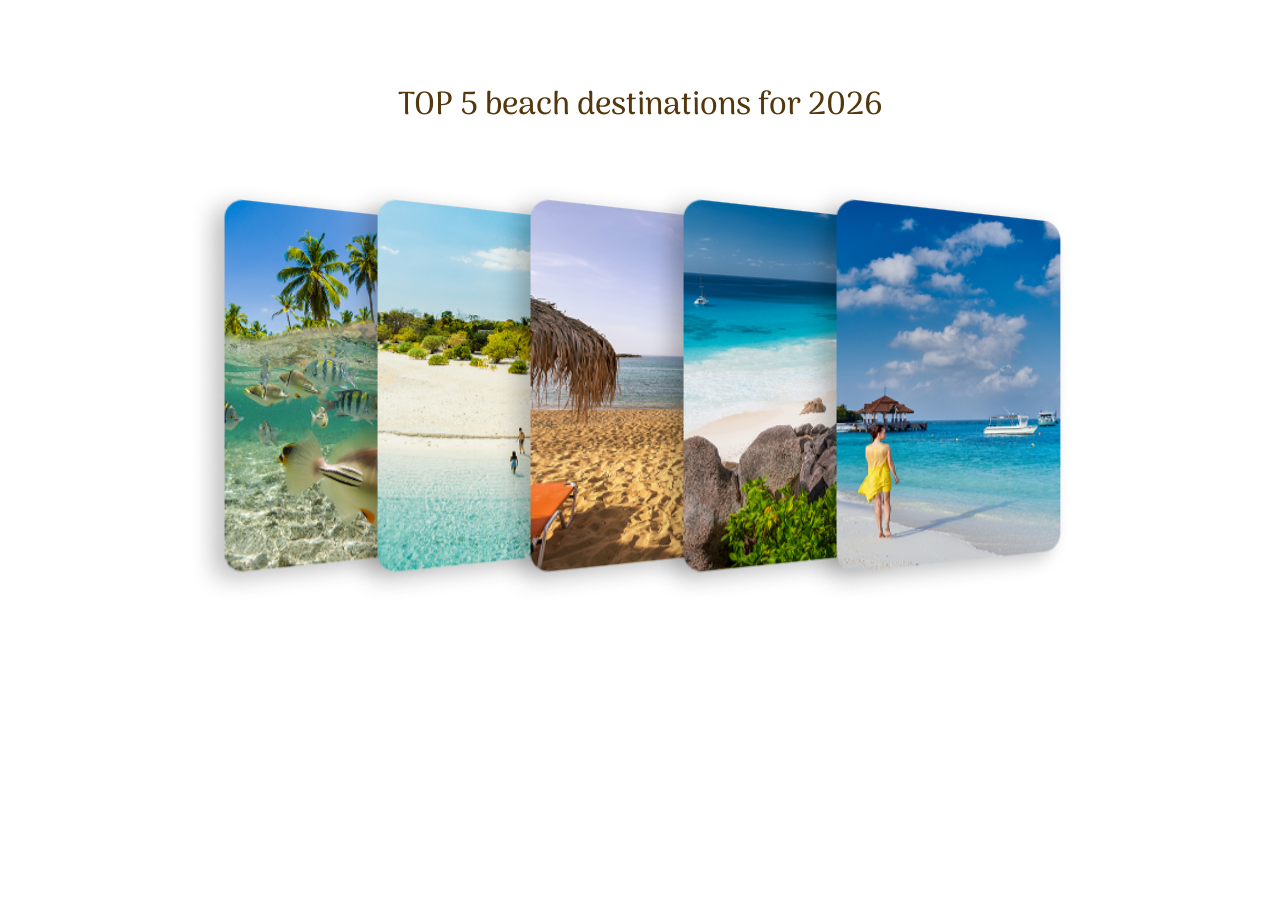
<file: partical_carousel.html>
<!DOCTYPE html>
<html lang="en">

<head>
        <meta charset="UTF-8">
        <meta name="viewport" content="width=device-width, initial-scale=1.0">
        <title>Slider</title>

        <link rel="stylesheet" href="style_partical_carousel.css">
        <link rel="stylesheet" href="style.css">


</head>

<body>
        <section class="carousel-section">
                <h2 class="carousel-heading">
                        TOP 5 beach destinations for 2026
                </h2>
                <div class="slider_b">
                        <img id="beach-1" class="slider_b_element" src="assets/img/caro_1.png" alt="Palm beach">
                        <img id="beach-2" class="slider_b_element" src="assets/img/caro_2.png" alt="Palm club">
                        <img id="beach-3" class="slider_b_element" src="assets/img/caro_3.png" alt="Palm Sea">
                        <img id="beach-4" class="slider_b_element" src="assets/img/caro_4.png" alt="Palm sandy">
                        <img id="beach-5" class="slider_b_element" src="assets/img/caro_5.png" alt="Palm windy">
                </div>
                <div class="carousel-dots" role="group" aria-label="Choose beach destination">

                        <a href="#beach-1" class="carousel-dot is-active" aria-label="Show beach 1"></a>

                        <a href="#beach-2" class="carousel-dot" aria-label="Show beach 2"></a>

                        <a href="#beach-3" class="carousel-dot" aria-label="Show beach 3"></a>

                        <a href="#beach-4" class="carousel-dot" aria-label="Show beach 4"></a>

                        <a href="#beach-5" class="carousel-dot" aria-label="Show beach 5"></a>

                </div>
        </section> 
</body>

</html>
</file>
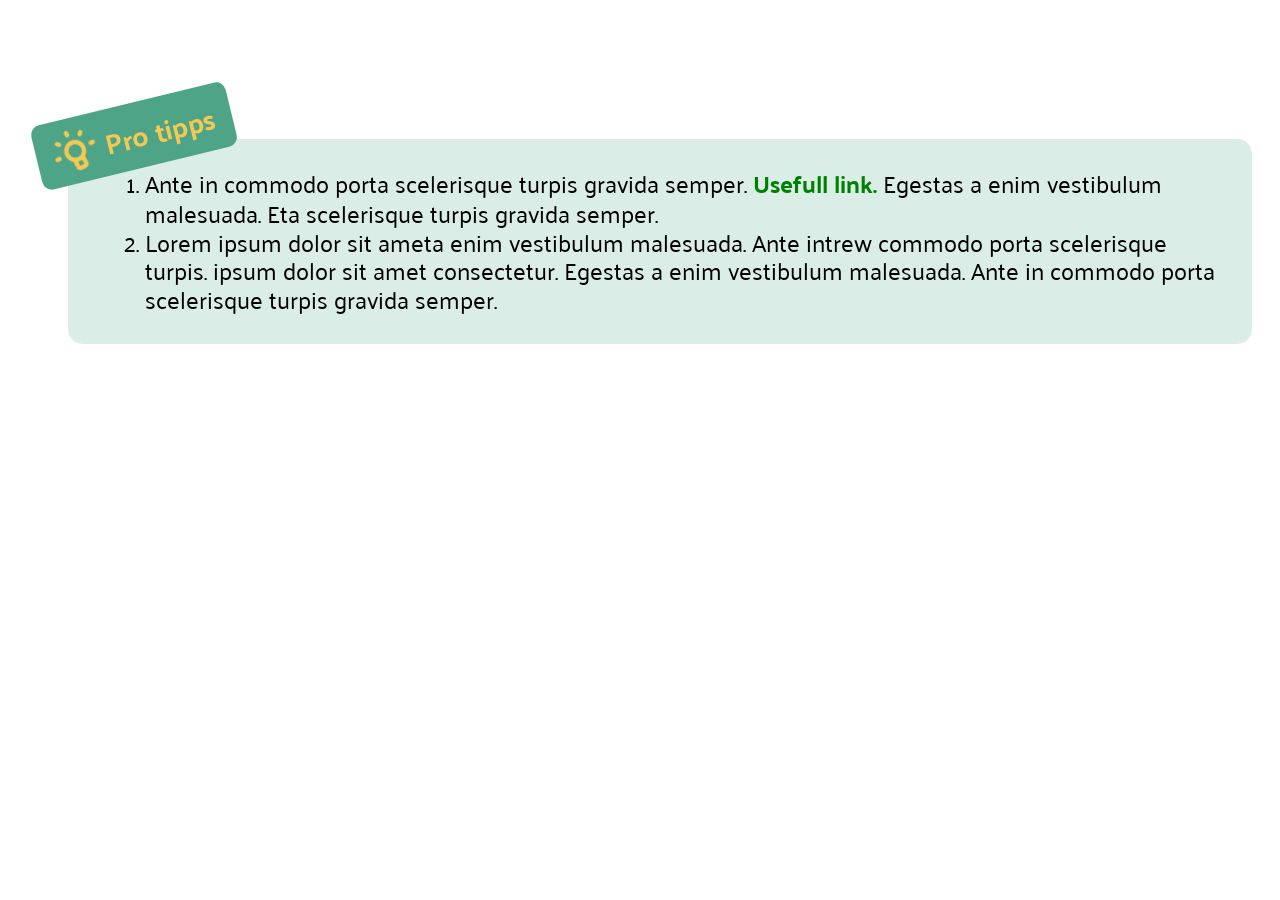
<file: pro-tips.html>
<!DOCTYPE html>
<html lang="en">

<head>
    <meta charset="UTF-8">
    <meta name="viewport" content="width=device-width, initial-scale=1.0">
    <title>Document</title>

    <link rel="stylesheet" href="style_protip.css">
</head>

<body>
    <!-- PRO TIPS START -->


    <div class="tip_feature">
        <div class="icon-tip">
            <img src="./assets/img/light_bulb.png" alt="Icon of a light buble">
            <p>Pro tipps</p>
        </div>
        <section class="ordered_list">
            <ol class="pro_text">
                <li>Ante in commodo porta scelerisque turpis gravida semper. <a href="https://google.com">Usefull
                        link.</a>
                    Egestas a enim vestibulum malesuada. Eta scelerisque turpis gravida semper.</li>

                <li>Lorem ipsum dolor sit ameta enim vestibulum malesuada. Ante intrew commodo porta scelerisque
                    turpis.
                    ipsum dolor sit amet consectetur. Egestas a enim vestibulum malesuada. Ante in commodo porta
                    scelerisque turpis gravida semper. </li>
            </ol>
        </section>
    </div>


    <!-- PRO TIPS ENDE -->
</body>

</html>
</file>
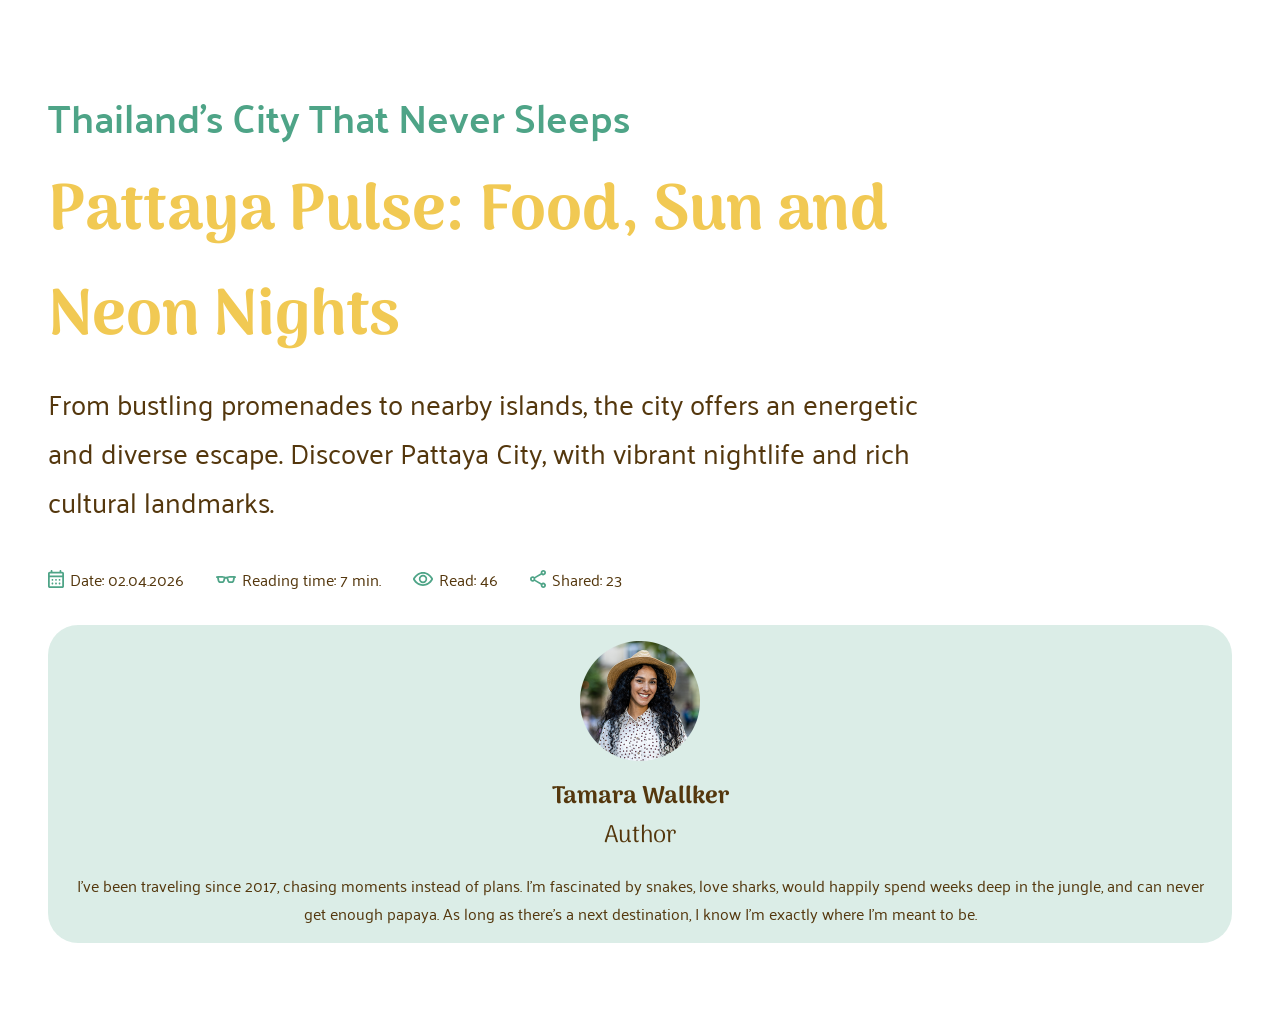
<file: profilanzeige.html>
<!DOCTYPE html>
<html lang="en">
<head>
    <meta charset="UTF-8">
    <meta name="viewport" content="width=device-width, initial-scale=1.0">
    <title>Document</title>

      <link rel="stylesheet" href="style_profilanzeige.css">
    <link rel="stylesheet" href="style_graph.css">
</head>

<body>
    <main class="main-content">

        <section class="content-section article-intro">
            <div class="article-title">
                <div class="title-text">
                    <p class="subtitle">Thailand’s City That Never Sleeps</p>
                    <h1>Pattaya Pulse: Food, Sun and Neon Nights</h1>
                    <p class="intro-text">From bustling promenades to nearby islands, the city offers an energetic and
                        diverse escape. Discover Pattaya City, with vibrant nightlife and rich cultural landmarks.</p>
                </div>

                <div class="article-info">
                    <div class="info-item">
                        <img src="./assets/icons/calendar.svg" alt="">
                        <span>Date: <time datetime="2026-04-02">02.04.2026</time></span>
                    </div>
                    <div class="info-item">
                        <img src="./assets/icons/reading-time.svg" alt="">
                        <span>Reading time: 7 min.</span>
                    </div>
                    <div class="info-item">
                        <img src="./assets/icons/views.svg" alt="">
                        <span>Read: 46</span>
                    </div>
                    <div class="info-item">
                        <img src="./assets/icons/share-green.svg" alt="">
                        <span>Shared: 23</span>
                    </div>
                </div>
            </div>


            <aside class="author-card">
                <img class="avatar" src="./assets/img/avatar.png" alt="Portrait of Tamara Wallker">
                <div class="author-name-box">
                    <p class="author-name">Tamara Wallker</p>
                    <p class="author-role">Author</p>
                </div>
                <p class="author-text">I’ve been traveling since 2017, chasing moments instead of plans. I’m fascinated
                    by snakes, love sharks, would happily spend weeks deep in the jungle, and can never get enough
                    papaya. As long as there’s a next destination, I know I’m exactly where I’m meant to be.</p>
            </aside>


        </section>

    </main>
</body>
</html>
</file>
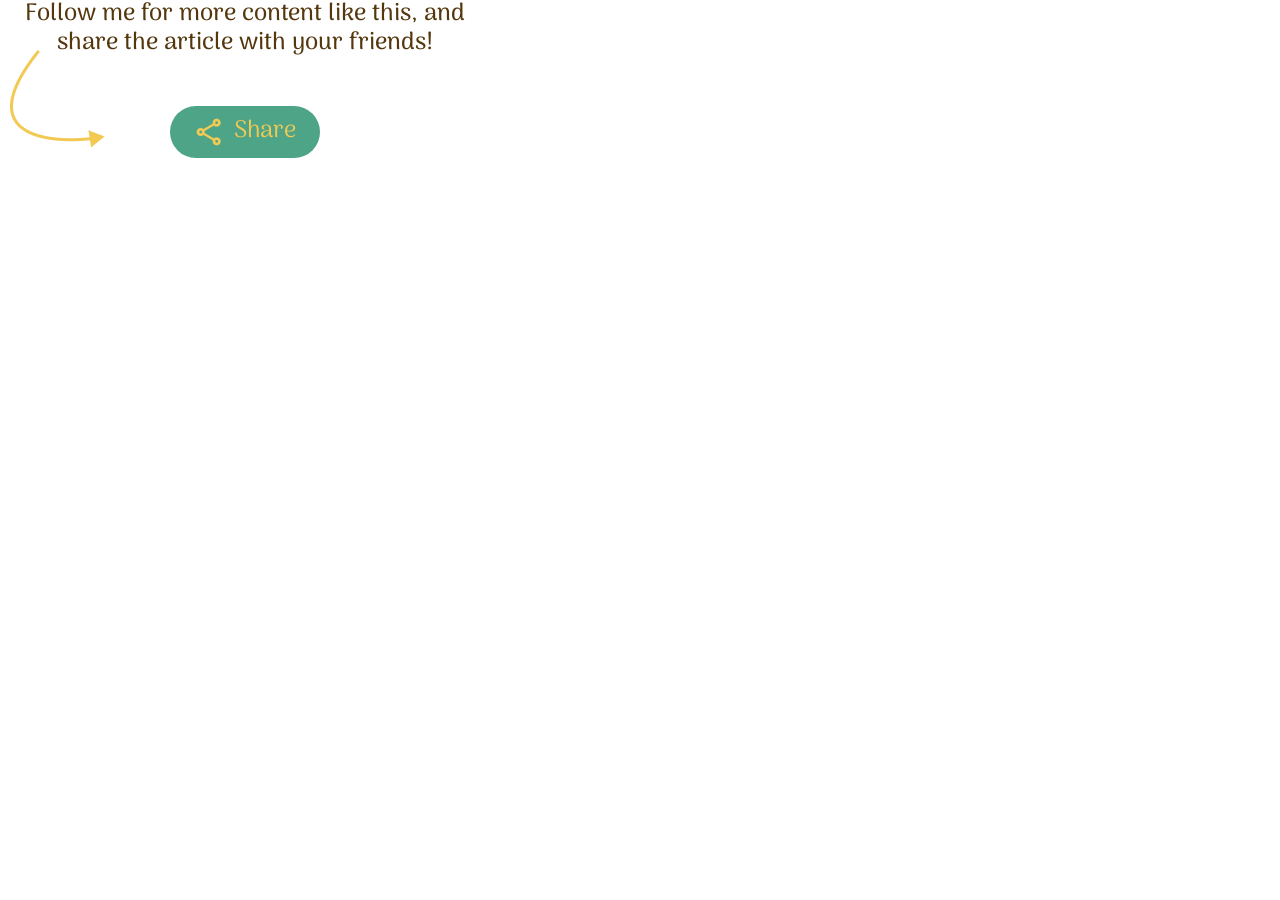
<file: share_button.html>
<!DOCTYPE html>
<html lang="en">

<head>
    <meta charset="UTF-8">
    <meta name="viewport" content="width=device-width, initial-scale=1.0">
    <title>Document</title>
    <link rel="stylesheet" href="style.css">
    <link rel="stylesheet" href="style_share_button.css">
</head>

<body>

    <div class="share-button-panel">
        <p>Follow me for more content like this, and share the article with your friends!</p>

        <img class="share-button-arrow-web" src="./assets/img/vector_arrow.png" alt="Vektor Pfeil">
        <img class="share-button-arrow-mobile" src="./assets/img/arrow.png" alt="Krummer Pfeil">

        <div class="share-button">
            <img src="./assets/img/frame_button.png" alt="Frame Button">
            <a href="https://www.LinkedIn.com/" target="_blank">Share</a>
        </div>
    </div>

</body>

</html>
</file>
<file: style.css>
/* Seitenübergreifende Styles */

/* FONTS */

/* arima-regular - latin */
@font-face {
    font-display: swap;
    /* Check https://developer.mozilla.org/en-US/docs/Web/CSS/@font-face/font-display for other options. */
    font-family: 'Arima';
    font-style: normal;
    font-weight: 400;
    src: url('./assets/fonts/arima-v7-latin-regular.woff2') format('woff2');
    /* Chrome 36+, Opera 23+, Firefox 39+, Safari 12+, iOS 10+ */
}

/* arima-500 - latin */
@font-face {
    font-display: swap;
    /* Check https://developer.mozilla.org/en-US/docs/Web/CSS/@font-face/font-display for other options. */
    font-family: 'Arima';
    font-style: normal;
    font-weight: 500;
    src: url('./assets/fonts/arima-v7-latin-500.woff2') format('woff2');
    /* Chrome 36+, Opera 23+, Firefox 39+, Safari 12+, iOS 10+ */
}

/* arima-700 - latin */
@font-face {
    font-display: swap;
    /* Check https://developer.mozilla.org/en-US/docs/Web/CSS/@font-face/font-display for other options. */
    font-family: 'Arima';
    font-style: normal;
    font-weight: 700;
    src: url('./assets/fonts/arima-v7-latin-700.woff2') format('woff2');
    /* Chrome 36+, Opera 23+, Firefox 39+, Safari 12+, iOS 10+ */
}

/* palanquin-regular - latin */
@font-face {
    font-display: swap;
    /* Check https://developer.mozilla.org/en-US/docs/Web/CSS/@font-face/font-display for other options. */
    font-family: 'Palanquin';
    font-style: normal;
    font-weight: 400;
    src: url('./assets/fonts/palanquin-v17-latin-regular.woff2') format('woff2');
    /* Chrome 36+, Opera 23+, Firefox 39+, Safari 12+, iOS 10+ */
}

/* palanquin-500 - latin */
@font-face {
    font-display: swap;
    /* Check https://developer.mozilla.org/en-US/docs/Web/CSS/@font-face/font-display for other options. */
    font-family: 'Palanquin';
    font-style: normal;
    font-weight: 500;
    src: url('./assets/fonts/palanquin-v17-latin-500.woff2') format('woff2');
    /* Chrome 36+, Opera 23+, Firefox 39+, Safari 12+, iOS 10+ */
}

/* palanquin-700 - latin */
@font-face {
    font-display: swap;
    /* Check https://developer.mozilla.org/en-US/docs/Web/CSS/@font-face/font-display for other options. */
    font-family: 'Palanquin';
    font-style: normal;
    font-weight: 700;
    src: url('./assets/fonts/palanquin-v17-latin-700.woff2') format('woff2');
    /* Chrome 36+, Opera 23+, Firefox 39+, Safari 12+, iOS 10+ */
}

/* COLORS */

.yellow-background {
    background-color: rgba(241, 201, 83, 1);
}

/* ELEMENT SELECTORS */

* {
    margin: 0;
    box-sizing: border-box;
    scroll-behavior: smooth;
}

body {
    display: flex;
    flex-direction: column;
}

a {
    text-decoration: none;
}

ul {
    padding-inline-start: 0;
}

li {
    list-style: none;
}
</file>
<file: style_header_and_footer.css>
/* COLORS */

.primary-green-background {
    background-color: rgba(78, 164, 135, 1);
}

/* ELEMENT SELECTORS */

header {
    display: flex;
    align-items: center;
    gap: 100px;

    padding: 32px max(calc(50% - 600px), 120px);
}

header>nav>ul a {
    font-family: 'Arima';
    font-weight: bold;
    font-size: 1.5rem;
    color: white;
    text-decoration: none;
}

nav>ul {
    display: flex;
    gap: 72px;
    list-style: none;
}

footer {
    width: 100%;

    display: flex;
    justify-content: space-between;

    padding: 60px max(calc(50% - 600px), 120px);
    margin-bottom: 92px;
}

footer p {
    font-family: 'Palanquin';
    font-size: 1.125rem;

    color: white;
}

footer figure {
    display: flex;
    gap: 4px;
}

/* CLASSES */

.blog-logo {
    height: 72px;
    width: 72px;
}

.footer-panel {
    width: 100dvw;

    display: flex;
    justify-content: space-between;
    align-items: center;
}

.meta-informations {
    display: flex;
}

.meta-informations>ul {
    display: flex;
    gap: 72px;

    padding-inline-start: 0;
}

.social-media-icons>ul {
    display: flex;
    gap: 16px;

    padding-inline-start: 0;
}

.social-media-icon-rectangular {
    height: 32px;
    width: 32px;
}

.youtube-icon {
    height: 32px;
    width: 44px;
}

/* MEDIA SCREENS */

@media screen and (max-width: 990px) {
    footer p {
        font-size: 1rem;
    }

    .footer-panel {
        align-items: end;
    }

    .meta-informations>ul {
        flex-direction: column;
        gap: 8px;
    }

    .copyright-li {
        order: 4;
    }

    .social-media-icons {
        align-items: flex-end;
    }

    .social-media-icon-rectangular {
        height: 24px;
        width: 24px;
    }

    .youtube-icon {
        height: 24px;
        width: 33px;
    }
}

@media screen and (min-width: 800px) {
    footer {
        margin-bottom: unset;
    }
}

@media screen and (max-width: 800px) {
    header {
        justify-content: center;

        padding: 5px 16px;
    }

    header>nav {
        display: none;
    }

    .blog-logo {
        height: 56px;
        width: 56px;
    }

    .blog-logo>img {
        height: 56px;
        width: 56px;
    }

    footer {
        padding: 30px 24px;
    }
}

@media screen and (max-width: 380px) {
    .social-media-icons>ul {
        gap: 4px;
    }

    .social-media-icon-rectangular {
        height: 18px;
        width: 18px;
    }

    .youtube-icon {
        height: 18px;
        width: 27px;
    }
}
</file>
<file: style_menu_bar.css>
.menu-bar {
    z-index: 4;

    height: 92px;
    width: 100%;

    position: fixed;
    bottom: 0;
}

.menu-bar>ul {
    display: flex;
    justify-content: center;
    gap: 48px;

    padding: 24px;
}

.menu-bar img {
    height: 40px;
    width: 40px;
}

@media screen and (min-width: 800px) {
    .menu-bar {
        display: none;
    }
}

@media screen and (max-width: 320px) {
    .menu-bar>ul {
        justify-content: space-between;
        gap: unset;
    }
}
</file>
<file: style_home.css>
/* palanquin-dark-600 - latin */
@font-face {
    font-display: swap;
    /* Check https://developer.mozilla.org/en-US/docs/Web/CSS/@font-face/font-display for other options. */
    font-family: 'Palanquin Dark';
    font-style: normal;
    font-weight: 600;
    src: url('./assets/fonts/palanquin-dark-v17-latin-600.woff2') format('woff2');
    /* Chrome 36+, Opera 23+, Firefox 39+, Safari 12+, iOS 10+ */
}

.section-title {
    display: flex;
    flex-direction: column;
    align-items: center;

    gap: 32px;
}

.section-title p {
    font-family: 'Palanquin';
    font-weight: 500;
    font-size: 1.5rem;
    text-align: center;

    color: rgba(84, 55, 13, 1);

}

.section-title-headline {
    display: flex;
    justify-content: center;
    align-items: center;
    gap: 8px;
}

.section-title-headline>img {
    height: 48px;
    width: 48px;
}

.section-title-headline>h2 {
    font-family: 'Arima';
    font-weight: bold;
    font-size: 3.25rem;
    color: rgba(78, 164, 135, 1);
}

.home-hero {
    width: 100%;

    display: flex;
    justify-content: center;

    margin-bottom: 120px;
}

.hero-content {
    height: 515px;
    width: min(1440px, 100%);
    position: relative;

    display: flex;

    background-image: url("./assets/img/hero-background.jpg");
    background-repeat: no-repeat;
    background-size: cover;
}

.hero-title {
    width: 345px;

    color: rgba(84, 55, 13, 1);

    position: absolute;
    top: 150px;
    left: 100px;
}

.hero-title>h2 {
    font-family: 'Arima';
    font-weight: bold;
    font-size: 3.75rem;
}

.hero-title>p {
    font-family: 'Paranquin';
    font-weight: 500;
    font-size: 2rem;
}

.cappadonia-circle {
    height: 160px;
    width: 160px;

    position: absolute;
    top: 300px;
    left: 440px;
}

.vertical-section {
    display: flex;
    flex-direction: column;
    align-items: center;

    padding: 0px 120px 120px 120px;
}

.highlights-section {
    gap: 88px;
}

.faq-section {
    gap: 48px;
}

.contact-section {
    gap: 56px;
}

.highlights-carousel {
    width: 100%;
    height: 530px;

    position: relative;

    display: flex;
    justify-content: center;
    align-items: flex-end;

    overflow: hidden;
}

.highlights-carousel input {
    z-index: 3;

    height: 28px;
    width: 28px;

    appearance: unset;
    background-color: white;
    border-radius: 50px;

    cursor: pointer;

    margin: 40px 11px;

    transition: all 255ms;
}

.highlights-carousel input[value="carousel"]:checked~div>.beaches-slide {
    opacity: 100%;
    z-index: 2;
}

.highlights-carousel input[value="carousel"]:checked {
    width: 40px;
    background-color: rgba(241, 201, 83, 1);
    border-radius: 20px;
}

.highlights-carousel input[value="video"]:checked~div>.copenhagen-slide {
    opacity: 100%;
    z-index: 2;
}

.highlights-carousel input[value="video"]:checked {
    width: 40px;
    background-color: rgba(241, 201, 83, 1);
    border-radius: 20px;
}

.highlights-carousel input[value="graph"]:checked~div>.pattaya-slide {
    opacity: 100%;
    z-index: 2;
}

.highlights-carousel input[value="graph"]:checked {
    width: 40px;
    background-color: rgba(241, 201, 83, 1);
    border-radius: 20px;
}

.highlights-slider-wrapper {
    width: 100%;
    height: 100%;

    position: absolute;
}

.highlights-slider-element {
    width: 100%;
    height: 100%;

    display: flex;
    flex-direction: column;

    position: absolute;

    background-repeat: no-repeat;
    background-size: cover;
    background-position: 0% 50%;

    border-top-right-radius: 100px;
    transition: all 255ms ease-in-out;

    cursor: pointer;
}

.highlights-slider-element-textbox {
    width: 73%;

    color: white;

    background: rgba(255, 255, 255, 0.1);
    backdrop-filter: blur(10px);

    word-wrap: break-word;

    border-left: 1px solid white;
    border-right: 1px solid white;

    padding: 16px 24px;
    margin-top: 60px;
    margin-left: 40px;
}

.highlights-slider-element-textbox>h3 {
    font-family: 'Palanquin Dark';
    font-weight: 600;
    font-size: 3rem;
    line-height: 100%;
}

.highlights-slider-element-textbox>p {
    font-family: 'Palanquin';
    font-size: 1.75rem;
    line-height: 110%;

    padding-top: 8px;
}

.beaches-slide {
    opacity: 0%;
    background-image: url("./assets/img/beaches_slide.jpg");
}

.copenhagen-slide {
    opacity: 0%;
    background-image: url("./assets/img/copenhagen_slide.jpg");
}

.pattaya-slide {
    opacity: 0%;
    background-image: url("./assets/img/pattaya_slide.jpg");
}

.details-panel {
    width: 100%;

    display: flex;
    flex-direction: column;
    align-items: center;

    gap: 32px;
}

.details-panel>details {
    width: 100%;

    background-color: rgba(241, 201, 83, 1);

    padding: 16px 14px;
    border-radius: 12px;

    cursor: pointer;
}

.details-panel>details>summary {
    font-family: 'Palanquin';
    font-weight: bold;
    font-size: 1.5rem;

    list-style-type: none;

    color: rgba(84, 55, 13, 1);

    display: flex;
    justify-content: space-between;
    gap: 8px;
}

.details-panel>details>summary::after {
    content: url("./assets/icons/arrow_forward_ios_down.svg");
}

.details-panel>details[open]>summary::after {
    content: url("./assets/icons/arrow_forward_ios_up.svg");
}

.details-panel>details>p {
    font-family: 'Palanquin';
    font-weight: 500;
    font-size: 1rem;

    background-color: white;
    padding: 4px 10px;
    border-radius: 5px;
}

.contact-form {
    width: 100%;

    font-family: 'Palanquin';
    color: rgba(84, 55, 13, 1);

    display: flex;
    flex-direction: column;
    align-items: center;
    gap: 64px;
}

.contact-input-fields-row {
    width: 100%;

    display: flex;
    justify-content: space-between;
}

.input-field {
    font-weight: 500;
    font-size: 1.5rem;

    display: flex;
    flex-direction: column;
    align-items: start;
    gap: 60px;
}

.input-field>hr {
    height: 0px;
    width: 100%;
    border: 1px solid;

    color: rgba(84, 55, 13, 1);
}

.input-field-half-width {
    width: 45%;
}

.input-field-whole-width {
    width: 100%;
}

.contact-acception {
    display: flex;
    flex-direction: column;
    align-items: center;
    gap: 32px;
}

.acception-checkbox {
    display: flex;
    gap: 8px;
}

.acception-checkbox>input {
    cursor: pointer;
}

.strong-green {
    color: rgba(78, 164, 135, 1);
}

.send-contact-form-button {
    font-family: 'Arima';
    font-weight: bold;
    font-size: 1.5rem;

    color: rgba(115, 115, 115, 1);
    background-color: transparent;


    border: 1px solid rgba(48, 48, 48, 0.5);
    border-radius: 40px;
    padding: 0px 24px;

    cursor: pointer;
}

@media screen and (min-width: 1440px) {
    .vertical-section {
        padding-left: calc(50% - 600px);
        padding-right: calc(50% - 600px);
    }
}

@media screen and (max-width: 800px) {
    .home-hero {
        margin-bottom: 80px;
    }

    .vertical-section {
        padding: 0px 20px 80px 20px;
    }

    .hero-title {
        display: none;
    }

    .cappadonia-circle {
        height: 160px;
        width: 160px;

        top: 120px;
        left: 75px;
    }

    .section-title-headline>h2 {
        font-size: 2.5rem;
    }

    .section-title-headline>img {
        height: 40px;
        width: 40px;
    }

    .details-panel>details>summary {
        font-size: 1rem;
    }

    .highlights-slider-element-textbox>h3 {
        font-size: 1.75rem;
    }

    .highlights-slider-element-textbox>p {
        font-size: 1.25rem;
    }
}

@media screen and (max-width: 426px) {
    .section-title>p {
        display: none;
    }

    .contact-section {
        gap: 32px;
    }

    .contact-form {
        gap: 32px;
    }

    .contact-form-title-text {
        display: none;
    }

    .contact-input-fields-row {
        flex-direction: column;
        gap: 32px
    }

    .input-field-half-width {
        width: 100%;
    }

    .acception-checkbox>input {
        position: relative;
        top: 0px;
    }

    .highlights-slider-element {
        align-items: center;
    }

    .highlights-slider-element-textbox {
        width: 90%;
        padding: 16px;
        margin: 100px 0px 0px 0px;
    }
}

@media screen and (max-width: 371px) {
    .home-hero {
        margin-bottom: 40px;
    }

    .vertical-section {
        gap: 44px;
        padding: 0px 20px 40px 20px;
    }

    .highlights-slider-element-textbox>h3 {
        font-size: 1.5rem;
    }

    .highlights-slider-element-textbox>p {
        font-size: 1rem;
    }

    .section-title-headline>h2 {
        font-size: 1.5rem;
    }

    .section-title-headline>img {
        height: 24px;
        width: 24px;
    }

    .input-field {
        font-size: 1rem;
        gap: 40px;
    }

    .send-contact-form-button {
        font-size: 1rem;
    }
}
</file>
<file: style_profilanzeige.css>
/* Seitenübergreifende Styles */


@font-face {
    font-family: 'Arima';
    src: url('./assets/fonts/arima-v7-latin-regular.woff2') format('woff2');
    font-weight: 400;
    font-display: swap;
}

@font-face {
    font-family: 'Arima';
    src: url('./assets/fonts/arima-v7-latin-500.woff2') format('woff2');
    font-weight: 500;
    font-display: swap;
}

@font-face {
    font-family: 'Arima';
    src: url('./assets/fonts/arima-v7-latin-600.woff2') format('woff2');
    font-weight: 600;
    font-display: swap;
}

@font-face {
    font-family: 'Arima';
    src: url('./assets/fonts/arima-v7-latin-700.woff2') format('woff2');
    font-weight: 700;
    font-display: swap;
}

@font-face {
    font-family: 'Palanquin';
    src: url('./assets/fonts/palanquin-v17-latin-regular.woff2') format('woff2');
    font-weight: 400;
    font-display: swap;
}

@font-face {
    font-family: 'Palanquin';
    src: url('./assets/fonts/palanquin-v17-latin-600.woff2') format('woff2');
    font-weight: 600;
    font-display: swap;
}

* {
    margin: 0;
    padding: 0;
    box-sizing: border-box;
}

body {
    font-family: 'Palanquin';
}

.main-content {
    padding: 80px max(calc(50% - 600px), 120px);
}

/*== Class Article Title ==*/

.article-intro {
    display: flex;
    justify-content: space-between;
    gap: 24px;
}

.article-title {
    display: flex;
    flex-direction: column;
    gap: 40px;
    width: calc(100% - 296px);
    max-width: 902px;
}

.title-text {
    display: flex;
    flex-direction: column;
    gap: 8px;
}

.subtitle {
    font-size: 2.5rem;
    font-weight: 600;
    color: rgba(78, 164, 135, 1);
}

.article-title h1 {
    font-family: 'Arima';
    font-size: 4rem;
    font-weight: 700;
    color: rgba(241, 201, 83, 1);
}

.intro-text {
    font-size: 1.75rem;
    color: rgba(84, 55, 13, 1);
}

.article-info {
    display: flex;
    gap: 32px;
}

.info-item {
    display: flex;
    align-items: center;
    gap: 6px;
    font-size: 1rem;
    color: rgba(84, 55, 13, 1);
}

/*== Class Author Card ==*/

.author-card {
    display: flex;
    flex-direction: column;
    align-items: center;
    gap: 16px;
    width: 272px;
    height: fit-content;
    padding: 16px;
    border-radius: 30px;
    background-color: rgba(78, 164, 135, 0.2);
    color: rgba(84, 55, 13, 1);
}

.avatar {
    width: 120px;
    height: 120px;
}

.author-name-box {
    text-align: center;
}

.author-name {
    font-family: 'Arima';
    font-size: 1.5rem;
    font-weight: 700;
}

.author-role {
    font-family: 'Arima';
    font-size: 1.5rem;
    font-weight: 400;
}

.author-text {
    font-size: 1rem;
}


/*== TABLET bis 1280 px: Hauptbereich + Article Intro ==*/
@media screen and (max-width: 1280px) {

    .main-content {
        padding: 80px 48px;
    }

    .article-intro {
        flex-direction: column;
        gap: 32px;
    }

    .article-title {
        width: 100%;
    }

    .article-info {
        flex-wrap: wrap;
    }

    .author-card {
        width: 100%;
    }

    .author-text {
        text-align: center;
    }
}


/*== HANDY bis 767 px: Hauptbereich + Article Intro ==*/

@media screen and (max-width: 767px) {

    .main-content {
        padding: 40px min(16px, 4.26vw);
    }

    .article-title {
        gap: 24px;
    }

    .subtitle {
        font-size: min(1.25rem, 5.5vw);
    }

    .article-title h1 {
        font-size: min(2.5rem, 11vw);
    }

    .intro-text {
        font-size: min(1.125rem, 5vw);
    }

    .article-info {
        gap: min(16px, 4.26vw);
    }

    .info-item {
        font-size: min(1rem, 4.5vw);
    }

    .author-card {
        padding: 16px min(8px, 2.13vw);
    }

    .author-name {
        font-size: min(1rem, 5vw);
    }

    .author-role {
        font-size: min(1rem, 5vw);
    }

    .author-text {
        font-size: min(1rem, 5vw);
    }
}
</file>
<file: style_protip.css>
@font-face {
    font-display: swap;
    font-family: 'Palanquin';
    font-style: normal;
    font-weight: 400;
    src: url('./assets/fonts/palanquin-v17-latin-regular.woff2') format('woff2');
}

@font-face {
    font-display: swap;
    font-family: 'Palanquin';
    font-style: normal;
    font-weight: 700;
    src: url('./assets/fonts/palanquin-v17-latin-700.woff2') format('woff2');
}

.tip_feature {
    position: relative;
    padding-top: 65px;

    align-items: center;
    max-width: 1440px;
    margin-inline: auto;
    width: 100%;
}

.icon-tip {
    display: flex;
    gap: 10px;
    justify-content: center;
    background-color: #4EA487;
    height: 66px;
    width: 200px;
    align-items: center;
    rotate: -13.67deg;
    border-radius: 10px;
    position: relative;
    bottom: -30px;
    left: clamp(-34px, calc((100% - 100vw) / 2 + 14px), 0px);
}

.icon-tip p {
    color: #F1C953;
    font-family: 'Palanquin', sans-serif;
    font-size: 28px;
    font-weight: 700;
    font-style: bold;
}

.ordered_list {
    background-color: #4EA48733;
    border-radius: 15px;
    width: 100%;
    box-sizing: border-box;
    padding-left: 47px;
}

.pro_text {
    color: black;
    font-family: 'Palanquin', sans-serif;
    font-style: normal;
    font-weight: 400;
    font-size: 24px;
    line-height: 120%;
    margin: 0;
    padding: 30px;
}

.pro_text a {
    color: green;
    font-family: 'Palanquin', sans-serif;
    font-weight: 700;
    font-style: bold;
    font-size: inherit;
    line-height: 120%;
    text-decoration: none;
}

.tip_feature .pro_text>li {
    list-style-type: decimal;
    list-style-position: outside;
}

.tip_feature .icon-tip p {
    margin: 0;
}

@media screen and (min-width: 768px) and (max-width: 1279px) {

    .tip_feature .pro_text {
        font-size: clamp(18px, 2vw, 24px);
    }

}
@media screen and (max-width: 767px) {
.tip_feature .icon-tip img {
        width: 32px;
        height: auto;
    }

    .tip_feature .icon-tip p {
        font-size: 22px;
    }

    .tip_feature .ordered_list {
        padding: 42px 14px 18px 25px;
    }

    .tip_feature .pro_text {
        font-size: clamp(15px, 4vw, 18px);
        line-height: 1.4;
        padding: 0 0 0 15px;
    }

}
@media screen and (min-width: 801px) {

    .tip_feature {
        width: calc(100% - 80px);
        margin-left: 60px;
        margin-right: 20px;
    }

}
@media screen and (max-width: 800px) {

    .tip_feature .icon-tip {
        left: 16px;
        bottom: 0;
    }

}
</file>
<file: style_share_button.css>
/* arima-regular - latin */
@font-face {
    font-display: swap;
    /* Check https://developer.mozilla.org/en-US/docs/Web/CSS/@font-face/font-display for other options. */
    font-family: 'Arima';
    font-style: normal;
    font-weight: 400;
    src: url('./assets/fonts/arima-v7-latin-regular.woff2') format('woff2');
    /* Chrome 36+, Opera 23+, Firefox 39+, Safari 12+, iOS 10+ */
}

.share-button-panel {
    width: min(490px, 100%);

    position: relative;

    display: flex;
    flex-direction: column;
    align-items: center;
    gap: 48px;
}

.share-button-panel>p {
    font-family: 'Arima';
    font-weight: 500;
    font-size: 1.5rem;

    color: rgba(84, 55, 13, 1);

    line-height: 120%;
    letter-spacing: 0%;
    text-align: center;
}

.share-button-arrow-web {
    display: none;
    position: absolute;

    top: 50px;
    left: 10px;
}

.share-button-arrow-mobile {
    display: none;
    position: absolute;

    top: 50px;
    left: 5px;
}

.share-button {
    border-radius: 40px;
    padding-left: 24px;
    padding-right: 24px;

    background-color: rgba(78, 164, 135, 1);
    display: flex;
    align-items: center;
    gap: 8px;

    padding: 10px 24px;
}

.share-button>img {
    width: 32px;
    height: 32px;
    border-radius: 6px;
}

.share-button>a {
    font-family: 'Arima';
    font-style: bold;
    font-size: 1.5rem;
    color: rgba(241, 201, 83, 1);

    text-decoration: none;

    line-height: 120%;
    letter-spacing: 5%;
}

/* Handy: Abstand zum Footer wie in Figma (zusammen mit 40px Padding von .main-content) */
/* @media screen and (max-width: 767px) {
    .share-section {
        padding-bottom: 56px;
    }
} */

@media screen and (min-width: 801px) {
    .share-button-arrow-web {
        display: block;
    }

    .share-button-arrow-mobile {
        display: none;
    }
}

@media screen and (max-width: 800px) {
    .share-button-arrow-web {
        display: none;
    }

    .share-button-arrow-mobile {
        display: block;
    }
}

@media screen and (max-width: 535px) {
    .share-button-panel {
        width: 340px;
    }

    .share-button-panel>p {
        font-size: 18px;
    }
}

@media screen and (max-width: 370px) {
    .share-button-panel {
        width: 100%;
    }

    .share-button-panel>p {
        font-size: 16px;
    }
}
</file>
<file: style_article01_Carousel.css>
* {
    margin: 0;
    box-sizing: border-box;
    scroll-behavior: smooth;
    padding: 0;
}

.main-content {
    display: flex;
    flex-direction: column;
    align-items: center;
}

.intro-text p {
    font-size: 1.3rem;
    font-weight: 400;
}

.text_section {
    padding-bottom: 65px;
    padding-top: 65px;

    color: rgba(61, 61, 61, 1);
    font-family: 'Palanquin';
    font-weight: 400;
    font-style: regular;
    font-size: 24px;
    line-height: 120%;
    letter-spacing: 0%;
}

.text_numbered_section {

    margin: auto;
    width: 1000px;

    color: rgba(61, 61, 61, 1);
    font-family: 'Palanquin';
    font-weight: 400;
    font-style: normal;
    font-size: 24px;
    line-height: 120%;
    letter-spacing: 0%;
}

.text_numbered_section li {
    list-style-type: decimal;
    list-style-position: outside;
}

.text_numbered_section p {
    margin-bottom: 1rem;
}

.text_numbered_section ol {
    margin-right: 0;
    padding-left: 2rem;
}

@media screen and (min-width: 320px) and (max-width: 1439px) {
    .text_numbered_section {
        width: 100%;
    }
}

@media screen and (max-width: 767px) {
    .intro-text {
        font-size: 1rem;
    }

    .author-text {
        font-size: 1rem;
    }

    .text_section {
        font-size: 1rem;
    }

    .text_numbered_section {
        font-size: 1rem;
    }
}
</file>
<file: style_partical_carousel.css>
.carousel-section {
    width: min(100%, 900px);
    margin-inline: auto;
    margin-top: 80px;
}

.carousel-heading {
    font-family: 'Arima', serif;
    font-size: 2rem;
    font-weight: 500;
    color: #54370D;
    text-align: center;
    margin-bottom: 28px;
}


.slider_b {
    display: flex;
    align-items: center;
    justify-content: center;

    width: min(100%, 900px);
    margin: 0 auto;
}

.slider_b_element {
    display: block;
    width: 32%;
    height: auto;
    flex: 0 0 32%;

    margin-left: -15%;

    transition: transform 250ms ease-in-out;
    /* ---------------------Perspektive geändert um 20° > Figma Animationstest ----------------------*/
    transform: perspective(600px) rotateY(20deg);
}

.slider_b_element:first-child {
    margin-left: 0;
}

.slider_b_element:hover {
    position: relative;
    z-index: 2;
    /*ausgewählte Karte targeted und scale seted > für FIgma animationstest*/

    transform: none;

    /* transform: translateY(-10px); ------------Hover nach oben abgeschaltet für > Figma animationstest---- */
}

/*importiert hover logik aus slider rotation > Figma animationstest*/

.slider_b_element:hover~.slider_b_element {
    transform: perspective(600px) rotateY(-20deg) translateX(60px);

}

.slider_b_element:has(~.slider_b_element:hover) {
    transform: perspective(600px) rotateY(20deg) translateX(-120px);
}


@media screen and (max-width: 800px) {

    .slider_b {
        width: min(85%, 360px);
        margin-left: auto;

        display: flex;
        justify-content: flex-start;
        gap: 12px;

        overflow-x: auto;
        scroll-snap-type: x mandatory;

        padding: 12px 0 20px;

        scrollbar-width: none;
    }

    .slider_b::-webkit-scrollbar {
        display: none;
    }

    .slider_b_element {
        width: 75%;
        flex: 0 0 75%;

        margin-left: 0;
        scroll-snap-align: start;

   
    }

}

.carousel-dots {
    display: none;
}

@media screen and (max-width: 800px) {

    .carousel-dots {
        display: flex;
        justify-content: center;
        align-items: center;
        gap: 8px;
        margin-top: 20px;
    }

    .carousel-dot {
        width: 16px;
        height: 16px;
        padding: 0;
        border: none;
        border-radius: 50%;
        background-color: #D1E7DE;
        cursor: pointer;
        display: block;
    }

    .carousel-dot.is-active {
        width: 32px;
        border-radius: 20px;
        background-color: #4EA487;
    }

    .carousel-dot:focus-visible {
        outline: 2px solid #4EA487;
        outline-offset: 3px;
    }

    .carousel-section:has(.slider_b_element:target) .carousel-dot.is-active {
        width: 16px;
        border-radius: 50%;
        background-color: #D1E7DE;
    }

    .carousel-section:has(#beach-1:target) .carousel-dot[href="#beach-1"],
    .carousel-section:has(#beach-2:target) .carousel-dot[href="#beach-2"],
    .carousel-section:has(#beach-3:target) .carousel-dot[href="#beach-3"],
    .carousel-section:has(#beach-4:target) .carousel-dot[href="#beach-4"],
    .carousel-section:has(#beach-5:target) .carousel-dot[href="#beach-5"] {
        width: 32px;
        border-radius: 20px;
        background-color: #4EA487;
    }

}

@media screen and (min-width: 801px) {

    .carousel-heading {
        margin-bottom: 60px;
    }

    .slider_b_element:hover~.slider_b_element {
        transform: perspective(600px) rotateY(-20deg) translateX(120px);
    }

}

@media screen and (max-width: 800px) {

.carousel-heading{
    font-weight: 600;
    font-size: 1.25rem;
}

    .slider_b_element,
    .slider_b_element:hover,
    .slider_b_element:hover~.slider_b_element,
    .slider_b_element:has(~ .slider_b_element:hover) {
        transform: none;
    }

}
</file>
<file: style_graph.css>
/*=== Mein Share button ==*/
/* arima-regular - latin */
@font-face {
    font-display: swap;
    /* Check https://developer.mozilla.org/en-US/docs/Web/CSS/@font-face/font-display for other options. */
    font-family: 'Arima';
    font-style: normal;
    font-weight: 400;
    src: url('./assets/fonts/arima-v7-latin-regular.woff2') format('woff2');
    /* Chrome 36+, Opera 23+, Firefox 39+, Safari 12+, iOS 10+ */
}

.share-section {
    display: flex;
    align-items: center;
    flex-direction: column;
    gap: 24px;
}

.share-section>p {
    width: 455px;
    color: rgba(84, 55, 13, 1);
    font-family: 'Arima';
    font-weight: 500;
    font-size: 24px;
    text-align: center;
}

.share-row {
    width: 450px;

    display: flex;
    align-items: center;
    gap: 50px;
}


.image1 {
    display: none;
}

.button {
    height: 45px;
    border-radius: 40px;
    padding-left: 24px;
    padding-right: 24px;
    gap: 8px;
    background-color: rgba(78, 164, 135, 1);
    display: flex;
    align-items: center;
}

.button>img {
    width: 32px;
    height: 32px;
    border-radius: 6px;
}

.button>a {
    text-decoration: none;
    color: rgba(241, 201, 83, 1);
    font-family: 'Arima';
    font-weight: 700;
    font-style: regular;
    font-size: 24px;
    line-height: 120%;
    letter-spacing: 5%;
}

@media screen and (min-width: 320px) and (max-width: 1439px) {

    .share-section>p {
        width: min(335px, 100%);
        font-size: 17px;
    }

    .share-row {
        width: min(310px, 100%);
    }

    .share-row>img {
        rotate: 0grad;
    }

}

/* Handy: Abstand zum Footer wie in Figma (zusammen mit 40px Padding von .main-content) */
@media screen and (max-width: 767px) {

    .share-section {
        padding-bottom: 56px;
    }

}

@media screen and (min-width: 1440px) {

    .image1 {
        display: none;
    }

    .image {
        display: block;
    }

    /* Button auf Höhe der Pfeilspitze (ersetzt position + top) */
    .button {
        margin-top: 64px;
    }

}

@media screen and (max-width: 1439px) {
    .image {
        display: none;
    }

    .image1 {
        display: block;
    }
}



/* ===== Hauptbereich Mein Code ===== */

.main-content {
    display: flex;
    flex-direction: column;
    align-items: center;
    gap: 88px;
}



/* ===== 2. ARTICLE INTRO: steht in style_profilanzeige.css ===== */

/* Meta-Zeile in 2 Paaren: Umbruch nur zwischen den Paaren (wie Figma) */
.info-row {
    display: flex;
    gap: 32px;
}


/* ===== 3. TEXTBLÖCKE ===== */

.text-block>p {
    font-size: 1.5rem;
    color: rgba(61, 61, 61, 1);
}


/* ===== 4. CHART SECTION (Rain periods in Pattaya) ===== */
.chart-section {
    display: flex;
    flex-direction: column;
    align-items: center;
    gap: 24px;
}

.chart-section>h2 {
    font-family: 'Arima';
    font-size: 2rem;
    font-weight: 600;
    color: rgba(84, 55, 13, 1);
    text-align: center;
}

/* Grafik */
.chart {
    width: min(640px, 100%);
    border-radius: 53px;
    box-shadow: -2px 4px 11.6px rgba(0, 0, 0, 0.25);
}

/* ===== 5. ZWEI SPALTEN (Beach activities / Accommodation) ===== */

.two-columns {
    display: flex;
    justify-content: space-between;
    gap: 24px;
    width: 100%;
    max-width: 1062px;
}


.column {
    display: flex;
    flex-direction: column;
    align-items: center;
    justify-content: space-between;
    gap: 24px;
    width: calc(50% - 12px);
}

.column>h2 {
    font-family: 'Arima';
    font-size: 2rem;
    font-weight: 600;
    color: rgba(84, 55, 13, 1);
    text-align: center;
}

.column>p {
    font-size: 1.5rem;
    color: rgba(61, 61, 61, 1);
}

.column>.chart {
    width: 100%;
    height: 471px;
    object-fit: cover;
}


/* ===== TABLET bis 1280 px (Handy-Regeln weiter unten überschreiben) ===== */
@media screen and (max-width: 1280px) {

    /* 3. Textblöcke */
    .text-block>p {
        font-size: 1.25rem;
    }

    /* 4. Chart Section */
    .chart-section>h2 {
        font-size: 1.75rem;
    }

    /* 5. Zwei Spalten: werden schmaler, Bildhöhe wächst mit */
    .column>h2 {
        font-size: 1.75rem;
    }

    .column>p {
        font-size: 1.25rem;
    }

    .column>.chart {
        height: 37vw;
    }
}

/* ===== HANDY bis 767 px ===== */
@media screen and (max-width: 767px) {

    /* 2. Meta-Zeile: 2 Paare untereinander, ohne Abstand zwischen den Reihen */
    .article-info {
        flex-direction: column;
        gap: 0;
    }

    .info-row {
        gap: min(16px, 5vw);
    }

    /* Abstand zwischen den Bereichen */
    .main-content {
        gap: 40px;
    }

    /* 3. Textblöcke */
    .text-block>p {
        font-size: min(1rem, 5vw);
    }

    /* 4. Chart Section */
    .chart-section {
        gap: 16px;
    }

    .chart-section>h2 {
        font-size: min(1.25rem, 7vw);
    }

    .chart {
        border-radius: min(24px, 7vw);
    }

    /* höchstens so breit wie bei 375 px, darunter schrumpft es mit */
    .chart-section>.chart {
        width: min(343px, 100%);
    }

    /* 5. Zwei Spalten: untereinander wie im Mobile-Entwurf */
    .two-columns {
        flex-direction: column;
        gap: 40px;
    }

    .column {
        width: 100%;
        gap: 16px;
    }

    .column>h2 {
        font-size: min(1.25rem, 7vw);
    }

    .column>p {
        font-size: min(1rem, 5vw);
    }

    /* höchstens so groß wie bei 375 px (343 x 319), darunter schrumpft es mit */
    .column>.chart {
        width: min(343px, 100%);
        height: min(319px, 85vw);
    }
}
</file>
<file: style_p3.css>
*,
*::before,
*::after {
    margin: 0;
    padding: 0;
    box-sizing: border-box;
}

@font-face {
    font-display: swap;
    font-family: 'Palanquin';
    font-style: normal;
    font-weight: 400;
    src: url('./assets/fonts/palanquin-v17-latin-regular.woff2') format('woff2');
}

@font-face {
    font-display: swap;
    font-family: 'Palanquin';
    font-style: normal;
    font-weight: 700;
    src: url('./assets/fonts/palanquin-v17-latin-700.woff2') format('woff2');
}

.landing-section {
    width: min(100% - 40px, 1200px);
    margin-inline: auto;

}

#video-container {
    width: min(100%, 920px);
    aspect-ratio: 16 / 9;
    margin: 80px auto;
}

#video-container iframe {
    display: block;
    width: 100%;
    height: 100%;
    border: none;
    border-radius: 53px;
}

@media (max-width: 600px) {
    #video-container {
        margin: 40px auto;
    }
}

@media (min-width: 1281px) {
    body>header.primary-green-background {
        padding-inline: max(120px, calc(50% - 600px));
    }
}

.introduce_reading {
    height: auto;
    width: 100%;
    color: #3D3D3D;
    font-family: 'Palanquin', sans-serif;
    font-weight: 400;
}

.introduce_reading>p,
.introduce_reading .unsorted_list li {
    font-size: clamp(16px, 1.7vw, 24px);
    line-height: 1.4;
}

.introduce_reading p {
    margin-bottom: 24px;
}

.unsorted_list {
    font-size: clamp(16px, 1.7vw, 24px);
    line-height: 1.4;
    padding-bottom: 32px;
}

.article-intro-video {
    flex-wrap: wrap;
}

.article-intro-video>.article-description {
    width: 100%;
    flex-shrink: 0;
    font-family: "Palanquin", sans-serif;
    font-size: clamp(16px, 1.5vw, 24px);
    line-height: 1.2;
    color: #3d3d3d;
}

.introduce_reading .unsorted_list ul {
    padding-left: 32px;
}

.introduce_reading .unsorted_list li {
    list-style: disc outside;
}

/* -------------------------------------------------------------------------------- */


.share-section {
    display: flex;
    align-items: center;
    flex-direction: column;
    width: 100%;
    margin: 72px auto 80px;
}



.share-section>p {
    width: min(100%, 455px);
    color: #54370D;
    font-family: 'Arima', sans-serif;
    font-weight: 500;
    font-size: 24px;
    line-height: 120%;
    text-align: center;
}


.share-section .share-row {
    width: min(100%, 450px);
    min-height: 98px;
    display: flex;
    align-items: center;
    justify-content: center;
    gap: 50px;
}


.share-section .image {
    display: block;
}


.share-section .image1 {
    display: none;
}


.share-section .button {
    height: 45px;
    border-radius: 40px;
    padding-left: 24px;
    padding-right: 24px;
    gap: 8px;
    background-color: #4EA487;
    display: flex;
    align-items: center;
    position: relative;
    top: 32px;
}


.share-section .button>img {
    width: 32px;
    height: 32px;
    border-radius: 6px;
}

.share-section .button>a {
    text-decoration: none;
    color: #F1C953;
    font-family: 'Arima', sans-serif;
    font-weight: 400;
    font-size: 24px;
    line-height: 120%;
    letter-spacing: 0.05em;
}

/* ----------------------------------media screens--------------------------------------------------- */


@media screen and (max-width: 1439px) {

    .share-section>p {
        width: min(100%, 335px);
        font-size: 17px;
    }

    .share-section .share-row {
        width: min(100%, 310px);
    }

    .share-section .image {
        display: none;
    }

    .share-section .image1 {
        display: block;
    }
}

@media screen and (max-width: 600px) {

    .share-section {
        margin: 56px auto 64px;
    }
}

@media screen and (min-width: 768px) and (max-width: 1280px) {

    .article-intro-video .subtitle {
        font-size: clamp(20px, 3vw, 40px);
    }

    .article-intro-video .article-title h1 {
        font-size: clamp(40px, 5vw, 64px);
    }

    .article-intro-video .intro-text {
        font-size: clamp(18px, 2vw, 28px);
    }

}
body > main.main-content {
    padding-bottom: 0;
}
@media screen and (min-width: 1281px) {

    #video-container {
        margin-top: 137px;
        margin-bottom: 137px;
    }

}
</file>
